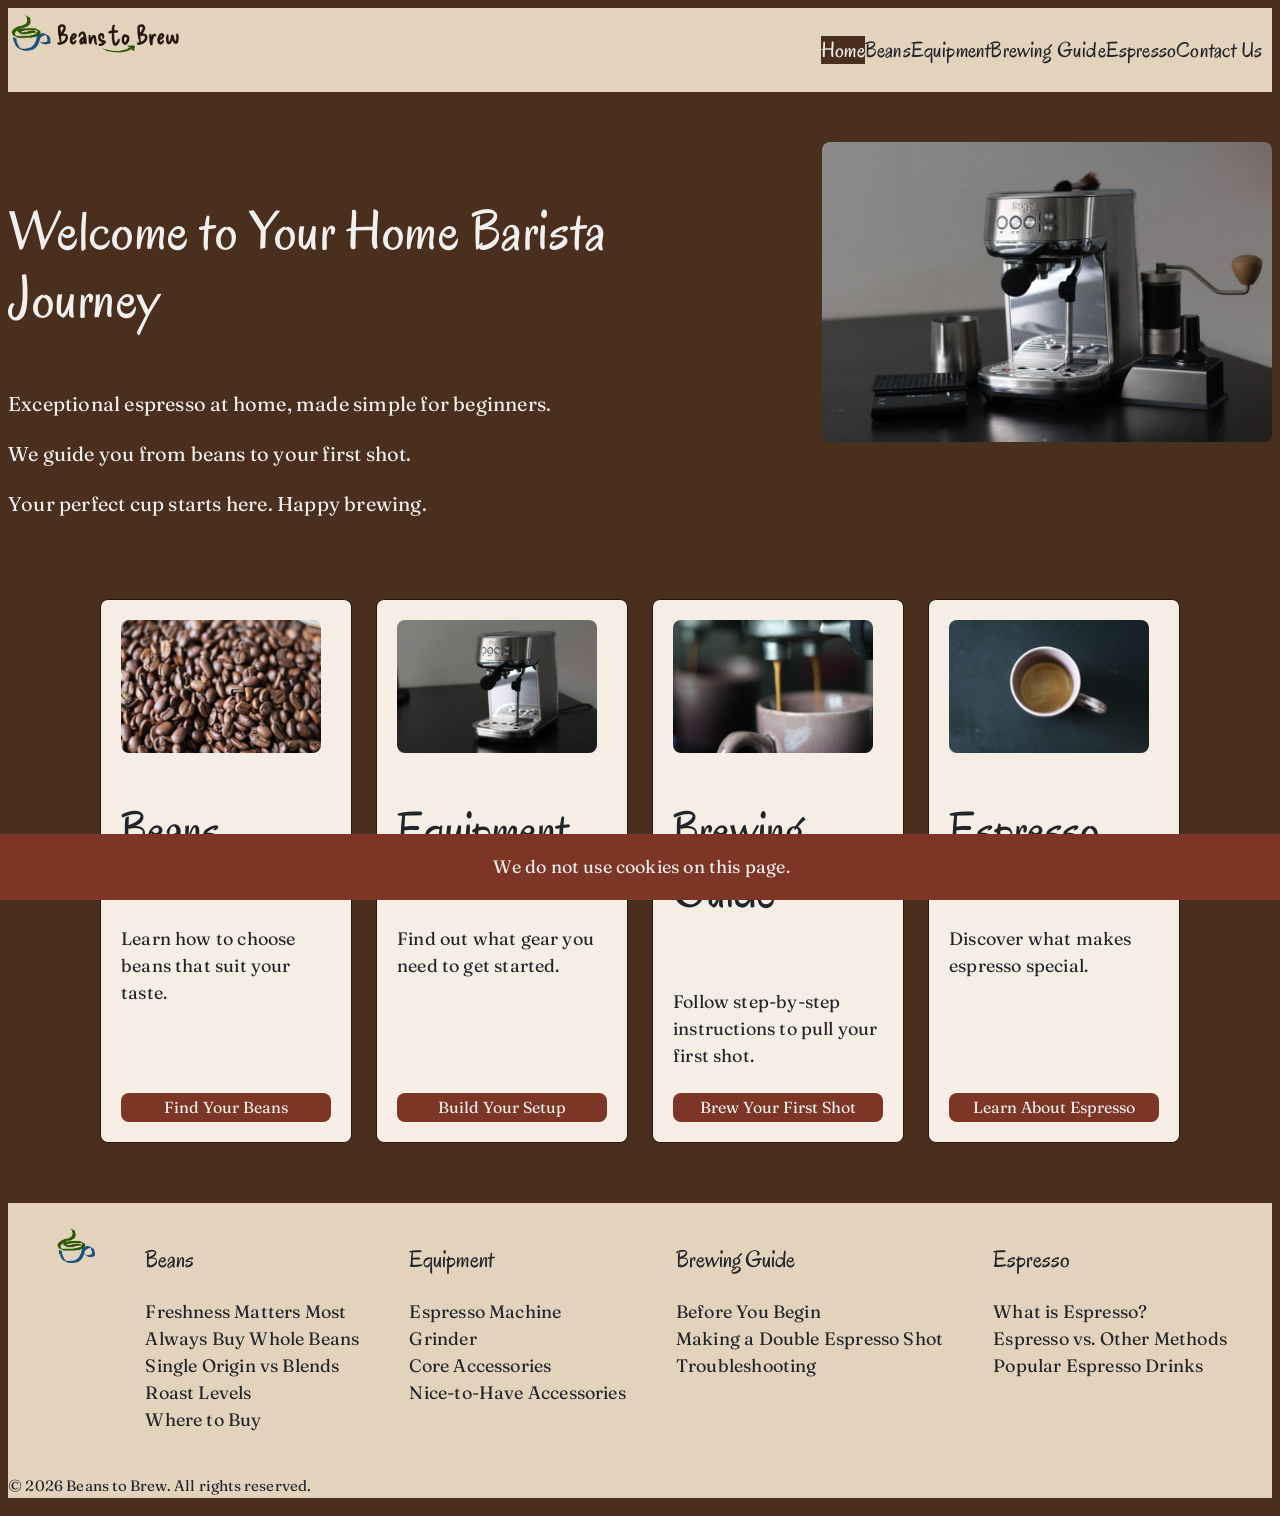
<file: index.html>
<!DOCTYPE html>
<html lang="en">

<head>
    <meta charset="UTF-8">
    <meta name="viewport" content="width=device-width, initial-scale=1.0">
    <meta name="author" content="Pall">
    <title>Beans to Brew</title>
    <link rel="icon" type="image/png" href="/img/beans-to-brew-favicon.png">
    <link rel="stylesheet" type="text/css" href="css/style.css" />
</head>

<body>
    <header>
        <a class="logo" href="index.html"><img src="img/beans-to-brew-logo.png" height="50" title="Beans to Brew Logo"
                alt="Beans to Brew Logo in color"></a>

        <input type="checkbox" id="menu-toggle">
        <label for="menu-toggle" class="hamburger">&#9776; Menu</label>

        <nav class="site-nav">
            <ul>
                <li><a href="index.html" class="selected">Home</a></li>
                <li><a href="beans.html">Beans</a></li>
                <li><a href="equipment.html">Equipment</a></li>
                <li><a href="guides.html">Brewing Guide</a></li>
                <li><a href="espresso.html">Espresso</a></li>
                <li><a href="contact.html">Contact Us</a></li>
            </ul>
        </nav>
    </header>
    <main>
        <section class="homepage-introduction">
            <article class="introduction">
                <h1>Welcome to Your Home Barista Journey</h1>
                <p>Exceptional espresso at home, made simple for beginners.</p>
                <p>We guide you from beans to your first shot.</p>
                <p>Your perfect cup starts here. Happy brewing.</p>
            </article>
            <article>
                <img src="img/equipment.JPG" title="Coffee equipment" alt="Coffee equipment on a black table"
                    height=300>
            </article>
        </section>
        <section class="homepage-cards">
            <article class="card-item">
                <img src="img/beans2.JPG" title="Coffee beans" alt="A lot of coffee beans">
                <h2>Beans</h2>
                <p>Learn how to choose beans that suit your taste.</p>
                <a href="beans.html" class="btn">Find Your Beans</a>
            </article>
            <article class="card-item">
                <img src="img/machine.JPG" title="Espresso machine" alt="Espresso machine on a black table">
                <h2>Equipment</h2>
                <p>Find out what gear you need to get started.</p>
                <a href="equipment.html" class="btn">Build Your Setup</a>
            </article>
            <article class="card-item">
                <img src="img/espresso1.JPG" title="Espresso brewing"
                    alt="Espresso shot in the making. Coffee flowing from the machine into a mug.">
                <h2>Brewing Guide</h2>
                <p>Follow step-by-step instructions to pull your first shot.</p>
                <a href="guides.html" class="btn">Brew Your First Shot</a>
            </article>
            <article class="card-item">
                <img src="img/espresso-cup2.JPG" title="Espresso" alt="A cup with espresso in it">
                <h2>Espresso</h2>
                <p>Discover what makes espresso special.</p>
                <a href="espresso.html" class="btn">Learn About Espresso</a>
            </article>
        </section>
    </main>
    <footer>
        <section class="footer-container">
            <a class="footer-logo" href="index.html"><img src="img/beans-to-brew-logo-sq.png" height="40" title="Beans to Brew Logo"
                    alt="Beans to Brew Logo without the text"></a>
            <article class="footer-container-list">
                <h2>Beans</h2>
                <ul>
                    <li><a href="beans.html#freshness-matters-most">Freshness Matters Most</a></li>
                    <li><a href="beans.html#always-buy-whole-beans">Always Buy Whole Beans</a></li>
                    <li><a href="beans.html#single-origin-vs-blends">Single Origin vs Blends</a></li>
                    <li><a href="beans.html#roast-levels">Roast Levels</a></li>
                    <li><a href="beans.html#where-to-buy">Where to Buy</a></li>
                </ul>
            </article>
            <article class="footer-container-list">
                <h2>Equipment</h2>
                <ul>
                    <li><a href="equipment.html#espresso-machine">Espresso Machine</a></li>
                    <li><a href="equipment.html#grinder">Grinder</a></li>
                    <li><a href="equipment.html#core-accessories">Core Accessories</a></li>
                    <li><a href="equipment.html#nicetohave-accessories">Nice-to-Have Accessories</a></li>
                </ul>
            </article>
            <article class="footer-container-list">
                <h2>Brewing Guide</h2>
                <ul>
                    <li><a href="guides.html#preparation">Before You Begin</a></li>
                    <li><a href="guides.html#brewing-guide">Making a Double Espresso Shot</a></li>
                    <li><a href="guides.html#troubleshooting">Troubleshooting</a></li>
                </ul>
            </article>
            <article class="footer-container-list">
                <h2>Espresso</h2>
                <ul>
                    <li><a href="espresso.html#what-is-espresso">What is Espresso?</a></li>
                    <li><a href="espresso.html#vs-other-methods">Espresso vs. Other Methods</a></li>
                    <li><a href="espresso.html#espresso-drinks">Popular Espresso Drinks</a></li>
                </ul>
            </article>
        </section>
        <p><small>&copy; 2026 Beans to Brew. All rights reserved.</small></p>
    </footer>
    <section id="cookie-info" class="cookie-banner">
        <p>We do not use cookies on this page.</p>
    </section>
</body>

</html>
</file>
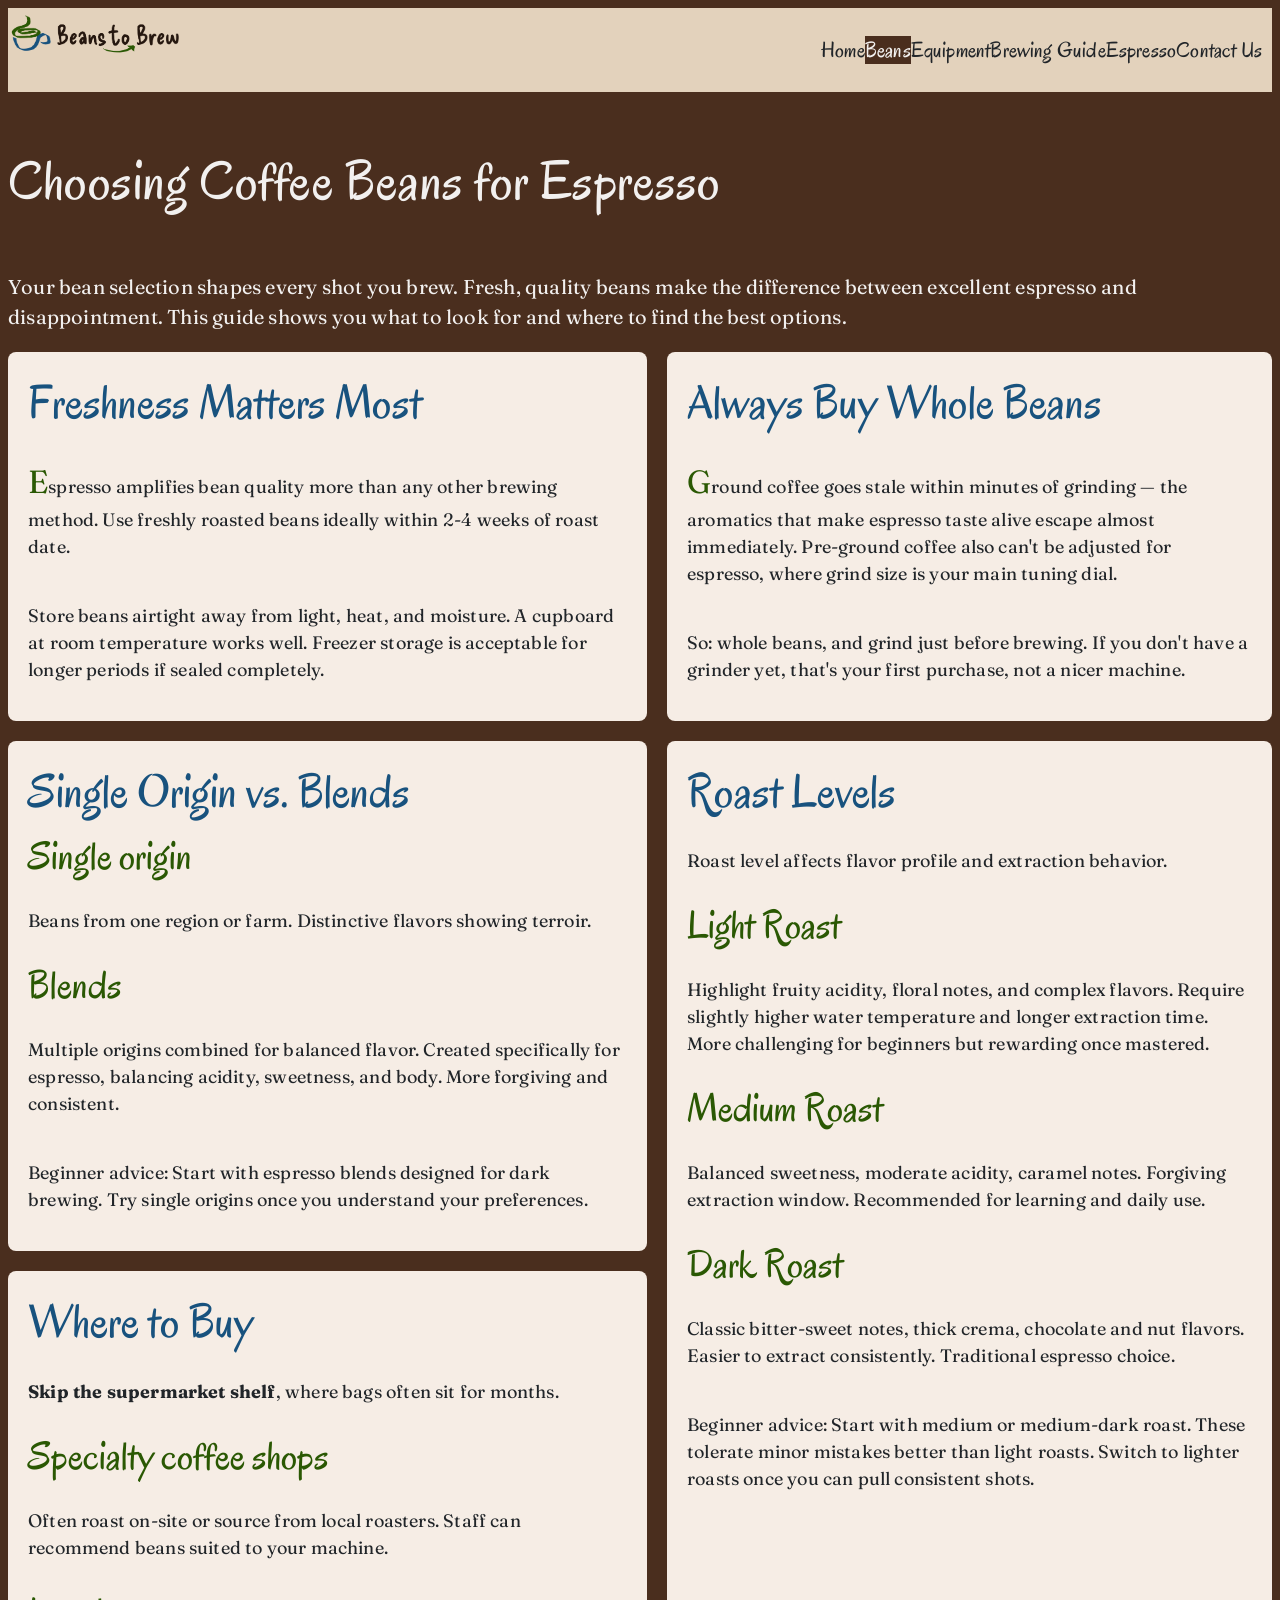
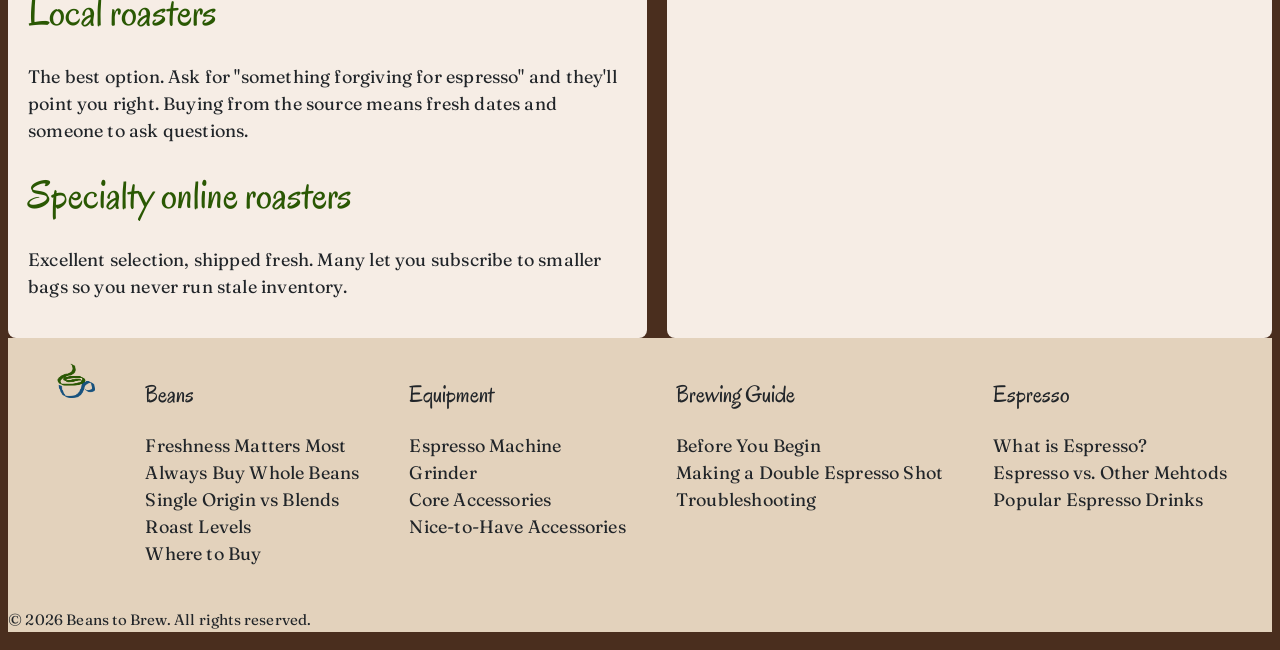
<file: beans.html>
<!DOCTYPE html>
<html lang="en">

<head>
    <meta charset="UTF-8">
    <meta name="viewport" content="width=device-width, initial-scale=1.0">
    <meta name="author" content="Pall">
    <title>Coffee Beans</title>
    <link rel="icon" type="image/png" href="/img/beans-to-brew-favicon.png">
    <link rel="stylesheet" type="text/css" href="css/style.css" />
</head>

<body>
    <header>
        <a class="logo" href="index.html"><img src="img/beans-to-brew-logo.png" height="50" title="Beans to Brew Logo"
                alt="Beans to Brew Logo in color"></a>

        <input type="checkbox" id="menu-toggle">
        <label for="menu-toggle" class="hamburger">&#9776; Menu</label>

        <nav class="site-nav">
            <ul>
                <li><a href="index.html">Home</a></li>
                <li><a href="beans.html" class="selected">Beans</a></li>
                <li><a href="equipment.html">Equipment</a></li>
                <li><a href="guides.html">Brewing Guide</a></li>
                <li><a href="espresso.html">Espresso</a></li>
                <li><a href="contact.html">Contact Us</a></li>
            </ul>
        </nav>
    </header>

    <main>
        <section class="introduction">
            <article class="introduction-text">
                <h1>Choosing Coffee Beans for Espresso</h1>
                <p>Your bean selection shapes every shot you brew. Fresh, quality beans make the difference between
                    excellent espresso and disappointment. This guide shows you what to look for and where to find
                    the best options.
                </p>
            </article>
        </section>
        <section id="beans-articles">
            <article id="freshness-matters-most">
                <h2>Freshness Matters Most</h2>
                <p>Espresso amplifies bean quality more than any other brewing method. Use freshly roasted beans
                    ideally within 2-4 weeks of roast date.</p>
                <p>Store beans airtight away from light, heat, and moisture. A cupboard at room temperature
                    works well. Freezer storage is acceptable for longer periods if sealed completely.</p>
            </article>
            <article id="always-buy-whole-beans">
                <h2>Always Buy Whole Beans</h2>
                <p>Ground coffee goes stale within minutes of grinding — the aromatics that make espresso taste
                    alive escape almost immediately. Pre-ground coffee also can't be adjusted for espresso, where
                    grind size is your main tuning dial.</p>
                <p>So: whole beans, and grind just before brewing. If you
                    don't have a grinder yet, that's your first purchase, not a nicer machine.</p>
            </article>
            <article id="single-origin-vs-blends">
                <h2>Single Origin vs. Blends</h2>
                <h3>Single origin</h3>
                <p>Beans from one region or farm. Distinctive flavors showing terroir.</p>
                <h3>Blends</h3>
                <p>Multiple origins combined for balanced flavor. Created specifically for espresso, balancing
                    acidity, sweetness, and body. More forgiving and consistent.</p>
                <p class="advice">Beginner advice: Start with espresso blends designed for dark brewing. Try single
                    origins once you understand your preferences.</p>
            </article>
            <article id="where-to-buy">
                <h2>Where to Buy</h2>
                <p><strong>Skip the supermarket shelf</strong>, where bags often sit for months.</p>
                <h3>Specialty coffee shops</h3>
                <p>Often roast on-site or source from local roasters. Staff can recommend beans suited to your
                    machine.</p>
                <h3>Local roasters</h3>
                <p>The best option. Ask for "something forgiving for espresso" and they'll point you right. Buying
                    from the source means fresh dates and someone to ask questions.</p>
                <h3>Specialty online roasters</h3>
                <p>Excellent selection, shipped fresh. Many let you subscribe to smaller bags so you never run stale
                    inventory.</p>
            </article>
            <article id="roast-levels">
                <h2>Roast Levels</h2>
                <p>Roast level affects flavor profile and extraction behavior.</p>
                <h3>Light Roast</h3>
                <p>Highlight fruity acidity, floral notes, and complex flavors. Require slightly higher water
                    temperature and longer extraction time. More challenging for beginners but rewarding once
                    mastered.</p>
                <h3>Medium Roast</h3>
                <p>Balanced sweetness, moderate acidity, caramel notes. Forgiving extraction window. Recommended for
                    learning and daily use.</p>
                <h3>Dark Roast</h3>
                <p>Classic bitter-sweet notes, thick crema, chocolate and nut flavors. Easier to extract
                    consistently. Traditional espresso choice.</p>
                <p class="advice">Beginner advice: Start with medium or medium-dark roast. These tolerate minor
                    mistakes better than light roasts. Switch to lighter roasts once you can pull consistent shots.
                </p>
            </article>
        </section>

    </main>

    <footer>
        <section class="footer-container">
            <a class="footer-logo" href="index.html"><img src="img/beans-to-brew-logo-sq.png" height="40" title="Beans to Brew Logo"
                    alt="Beans to Brew Logo without the text"></a>
            <article class="footer-container-list">
                <h2>Beans</h2>
                <ul>
                    <li><a href="beans.html#freshness-matters-most">Freshness Matters Most</a></li>
                    <li><a href="beans.html#always-buy-whole-beans">Always Buy Whole Beans</a></li>
                    <li><a href="beans.html#single-origin-vs-blends">Single Origin vs Blends</a></li>
                    <li><a href="beans.html#roast-levels">Roast Levels</a></li>
                    <li><a href="beans.html#where-to-buy">Where to Buy</a></li>
                </ul>
            </article>
            <article class="footer-container-list">
                <h2>Equipment</h2>
                <ul>
                    <li><a href="equipment.html#espresso-machine">Espresso Machine</a></li>
                    <li><a href="equipment.html#grinder">Grinder</a></li>
                    <li><a href="equipment.html#core-accessories">Core Accessories</a></li>
                    <li><a href="equipment.html#nicetohave-accessories">Nice-to-Have Accessories</a></li>
                </ul>
            </article>
            <article class="footer-container-list">
                <h2>Brewing Guide</h2>
                <ul>
                    <li><a href="guides.html#preparation">Before You Begin</a></li>
                    <li><a href="guides.html#brewing-guide">Making a Double Espresso Shot</a></li>
                    <li><a href="guides.html#troubleshooting">Troubleshooting</a></li>
                </ul>
            </article>
            <article class="footer-container-list">
                <h2>Espresso</h2>
                <ul>
                    <li><a href="espresso.html#what-is-espresso">What is Espresso?</a></li>
                    <li><a href="espresso.html#vs-other-methods">Espresso vs. Other Mehtods</a></li>
                    <li><a href="espresso.html#espresso-drinks">Popular Espresso Drinks</a></li>
                </ul>
            </article>
        </section>
        <p><small>&copy; 2026 Beans to Brew. All rights reserved.</small></p>
    </footer>

</body>

</html>
</file>
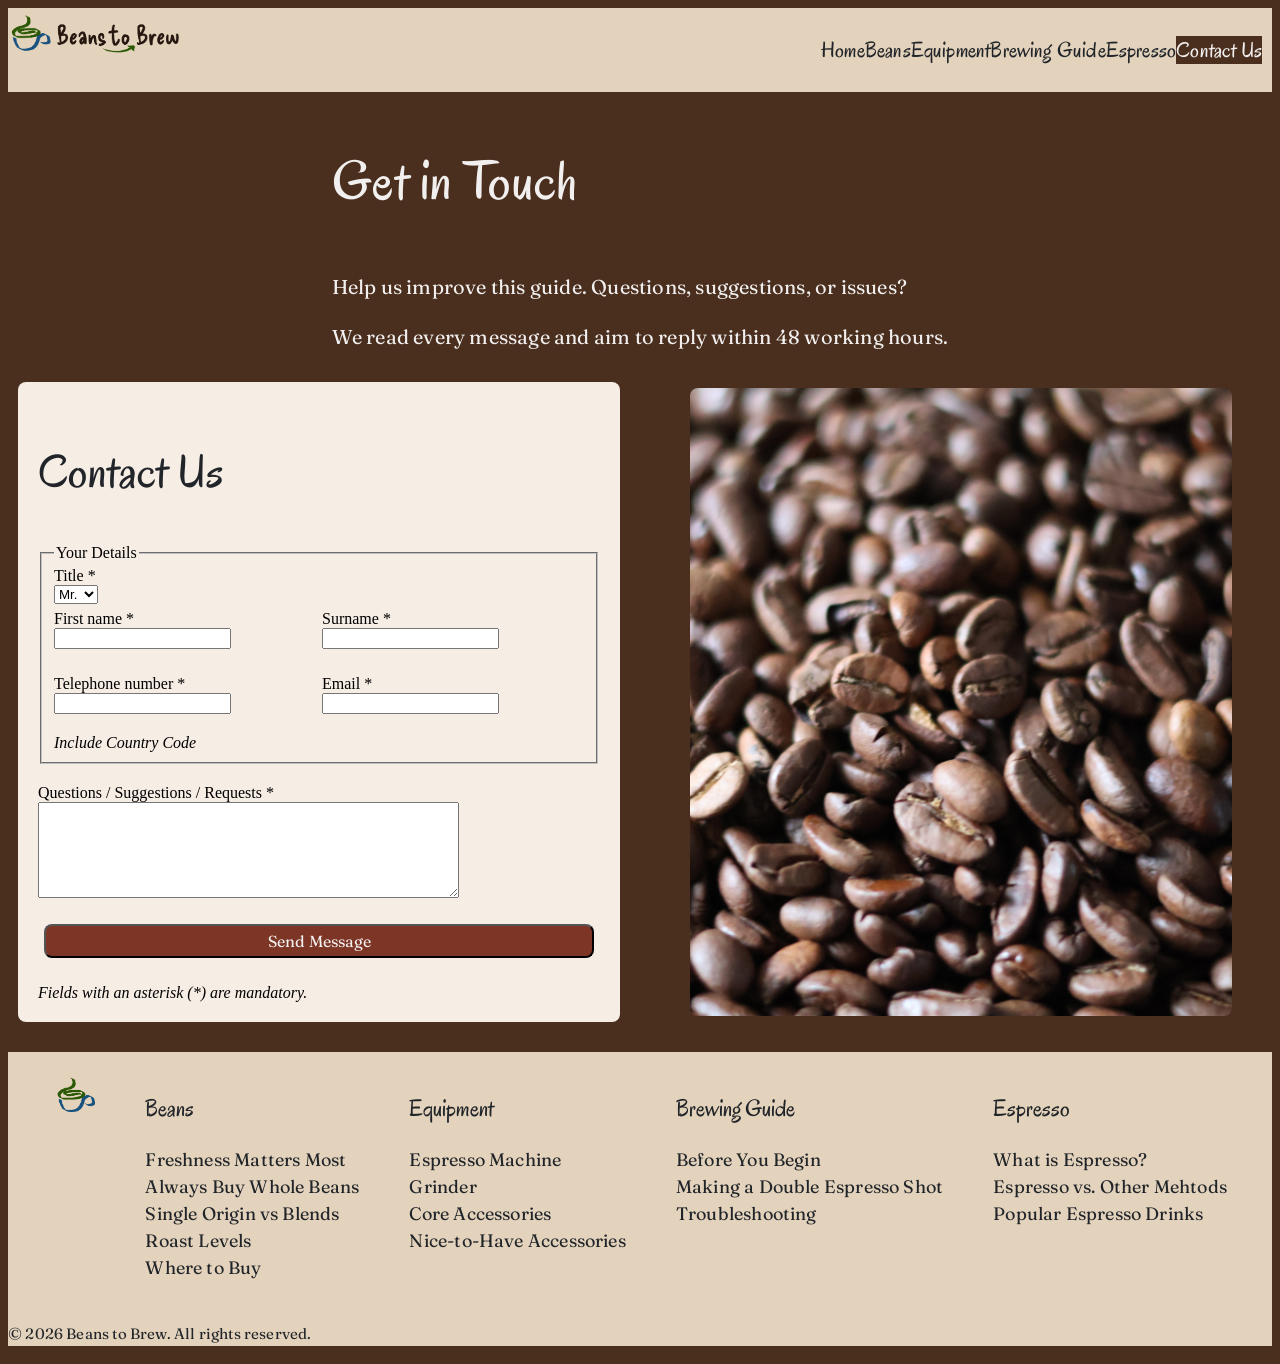
<file: contact.html>
<!DOCTYPE html>
<html lang="en">

<head>
    <meta charset="UTF-8">
    <meta name="viewport" content="width=device-width, initial-scale=1.0">
    <meta name="author" content="Pall">
    <title>Contact Page</title>
    <link rel="icon" type="image/png" href="/img/beans-to-brew-favicon.png">
    <link rel="stylesheet" type="text/css" href="css/style.css" />
</head>

<body>
    <header>
        <a class="logo" href="index.html"><img src="img/beans-to-brew-logo.png" height="50" title="Beans to Brew Logo"
                alt="Beans to Brew Logo in color"></a>

        <input type="checkbox" id="menu-toggle">
        <label for="menu-toggle" class="hamburger">&#9776; Menu</label>

        <nav class="site-nav">
            <ul>
                <li><a href="index.html">Home</a></li>
                <li><a href="beans.html">Beans</a></li>
                <li><a href="equipment.html">Equipment</a></li>
                <li><a href="guides.html">Brewing Guide</a></li>
                <li><a href="espresso.html">Espresso</a></li>
                <li><a href="contact.html" class="selected">Contact Us</a></li>
            </ul>
        </nav>
    </header>

    <main>
        <section class="introduction">
            <article class="introduction-text">
                <h1>Get in Touch</h1>
                <p>Help us improve this guide. Questions, suggestions, or issues?</p>
                <p>We read every message and aim to reply within 48 working hours.</p>
            </article>
        </section>
        <section id="img-and-form">
            <figure>
                <img src="img/beans.JPG" title="Coffee beans" alt="A lot of coffee beans.">
            </figure>
            <section id="contact-form-section">
                <form id="contact-form">
                    <h2>Contact Us</h2>
                    <fieldset>
                        <legend>Your Details</legend>
                        <article id="form-title">

                            <!-- Title -->
                            <label for="ftitle">Title *</label>
                            <select id="ftitle" name="ftitle">
                                <option value="Mr.">Mr.</option>
                                <option value="Ms.">Ms.</option>
                                <option value="mx.">Mx.</option>
                            </select>
                        </article>
                        <article id="form-fname">
                            <!-- First Name -->
                            <label for="first-name">First name *</label>
                            <input id="first-name" type="text" name="first-name">
                        </article>
                        <article id="form-surname">
                            <!-- Surname -->
                            <label for="surname">Surname *</label>
                            <input id="surname" type="text" name="surname">
                        </article>
                        <article id="form-telephone">
                            <!-- Telephone number -->
                            <label for="telephone">Telephone number *</label>
                            <input id="telephone" type="tel" name="telephone">
                            <em>Include Country Code</em>
                        </article>
                        <article id="form-email">
                            <!-- Email -->
                            <label for="email">Email *</label>
                            <input id="email" type="email" name="email">
                        </article>
                    </fieldset>
                    <article id="form-message">
                        <!-- Message -->
                        <label for="message">Questions / Suggestions / Requests *</label>
                        <textarea id="message" name="message" rows="6" cols="50"></textarea>
                    </article>
                    <article id="form-button">
                        <input id="form-submit-btn" type="submit" value="Send Message">
                    </article>
                    <em id="form-extra-info">Fields with an asterisk (*) are mandatory.</em>
                </form>
            </section>
        </section>
    </main>

    <footer>
        <section class="footer-container">
            <a class="footer-logo" href="index.html"><img src="img/beans-to-brew-logo-sq.png" height="40" title="Beans to Brew Logo"
                    alt="Beans to Brew Logo without the text"></a>
            <article class="footer-container-list">
                <h2>Beans</h2>
                <ul>
                    <li><a href="beans.html#freshness-matters-most">Freshness Matters Most</a></li>
                    <li><a href="beans.html#always-buy-whole-beans">Always Buy Whole Beans</a></li>
                    <li><a href="beans.html#single-origin-vs-blends">Single Origin vs Blends</a></li>
                    <li><a href="beans.html#roast-levels">Roast Levels</a></li>
                    <li><a href="beans.html#where-to-buy">Where to Buy</a></li>
                </ul>
            </article>
            <article class="footer-container-list">
                <h2>Equipment</h2>
                <ul>
                    <li><a href="equipment.html#espresso-machine">Espresso Machine</a></li>
                    <li><a href="equipment.html#grinder">Grinder</a></li>
                    <li><a href="equipment.html#core-accessories">Core Accessories</a></li>
                    <li><a href="equipment.html#nicetohave-accessories">Nice-to-Have Accessories</a></li>
                </ul>
            </article>
            <article class="footer-container-list">
                <h2>Brewing Guide</h2>
                <ul>
                    <li><a href="guides.html#preparation">Before You Begin</a></li>
                    <li><a href="guides.html#brewing-guide">Making a Double Espresso Shot</a></li>
                    <li><a href="guides.html#troubleshooting">Troubleshooting</a></li>
                </ul>
            </article>
            <article class="footer-container-list">
                <h2>Espresso</h2>
                <ul>
                    <li><a href="espresso.html#what-is-espresso">What is Espresso?</a></li>
                    <li><a href="espresso.html#vs-other-methods">Espresso vs. Other Mehtods</a></li>
                    <li><a href="espresso.html#espresso-drinks">Popular Espresso Drinks</a></li>
                </ul>
            </article>
        </section>
        <p><small>&copy; 2026 Beans to Brew. All rights reserved.</small></p>
    </footer>
</body>

</html>
</file>
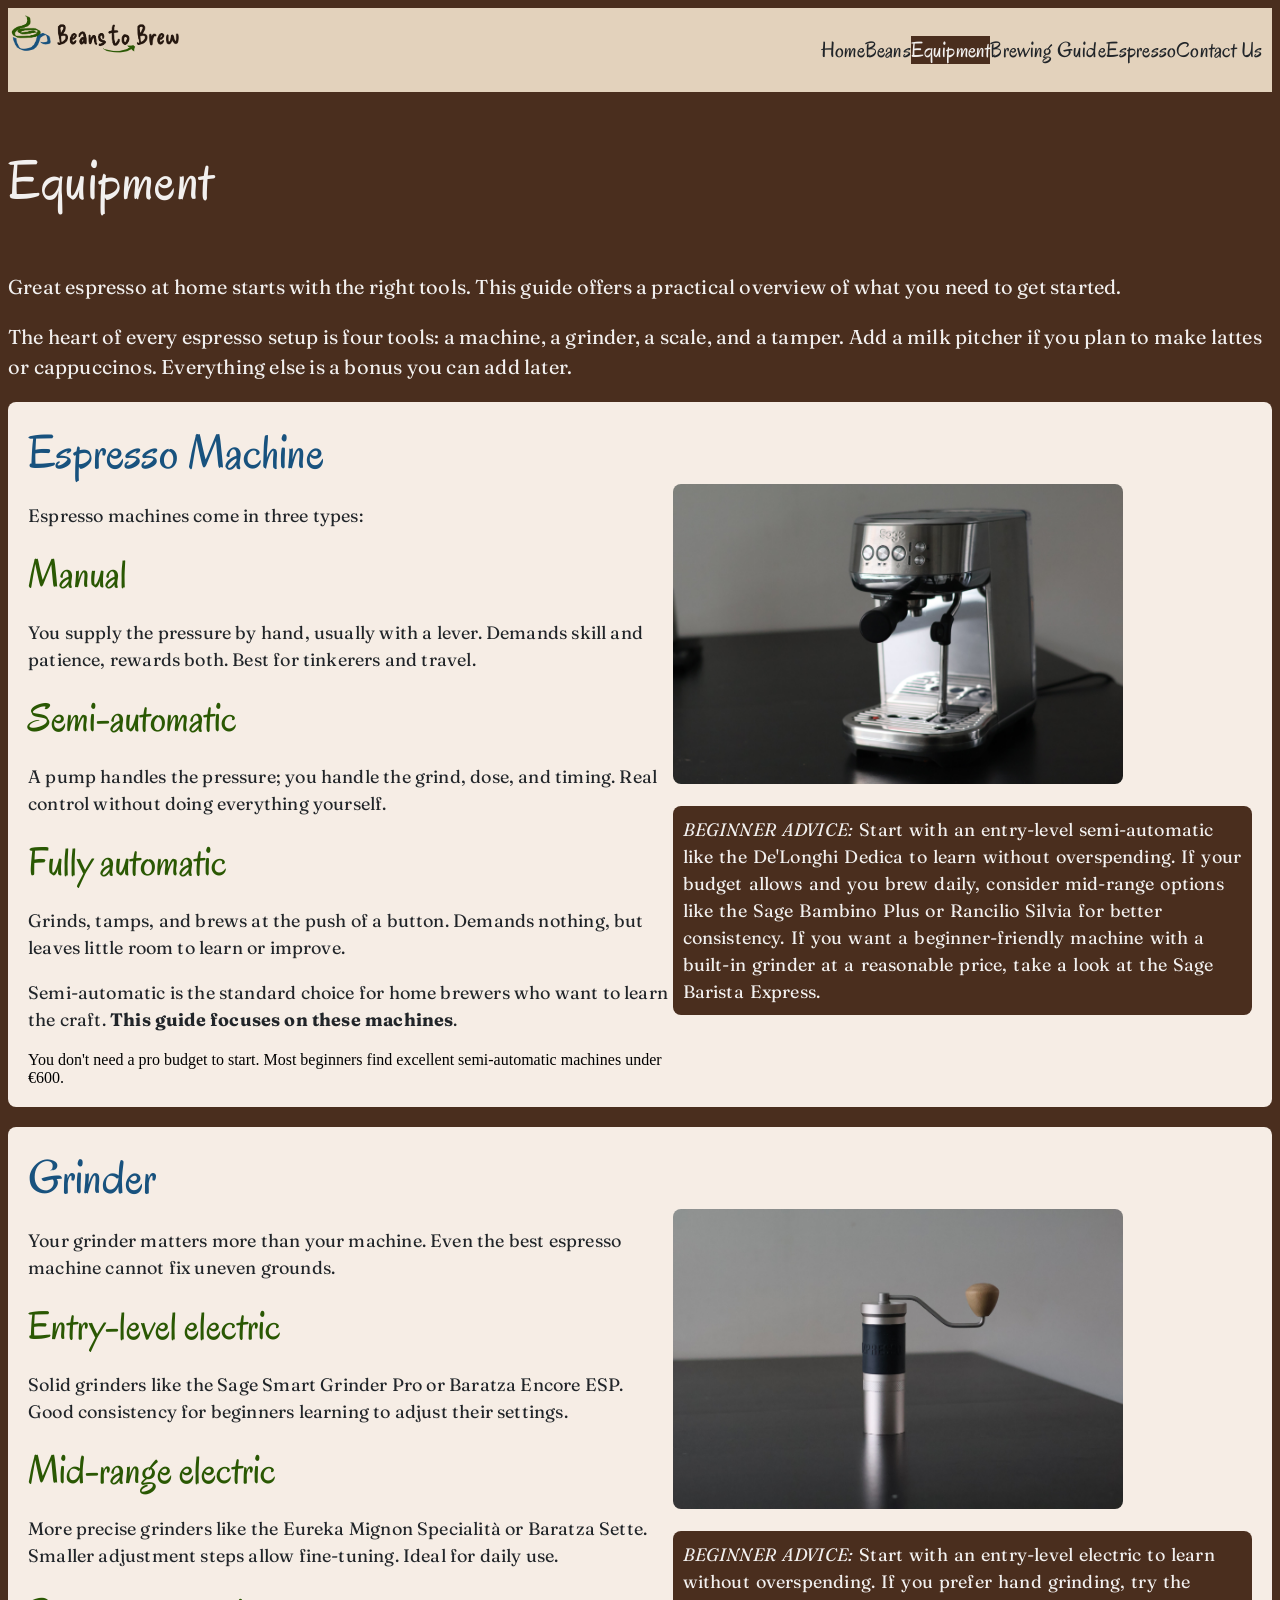
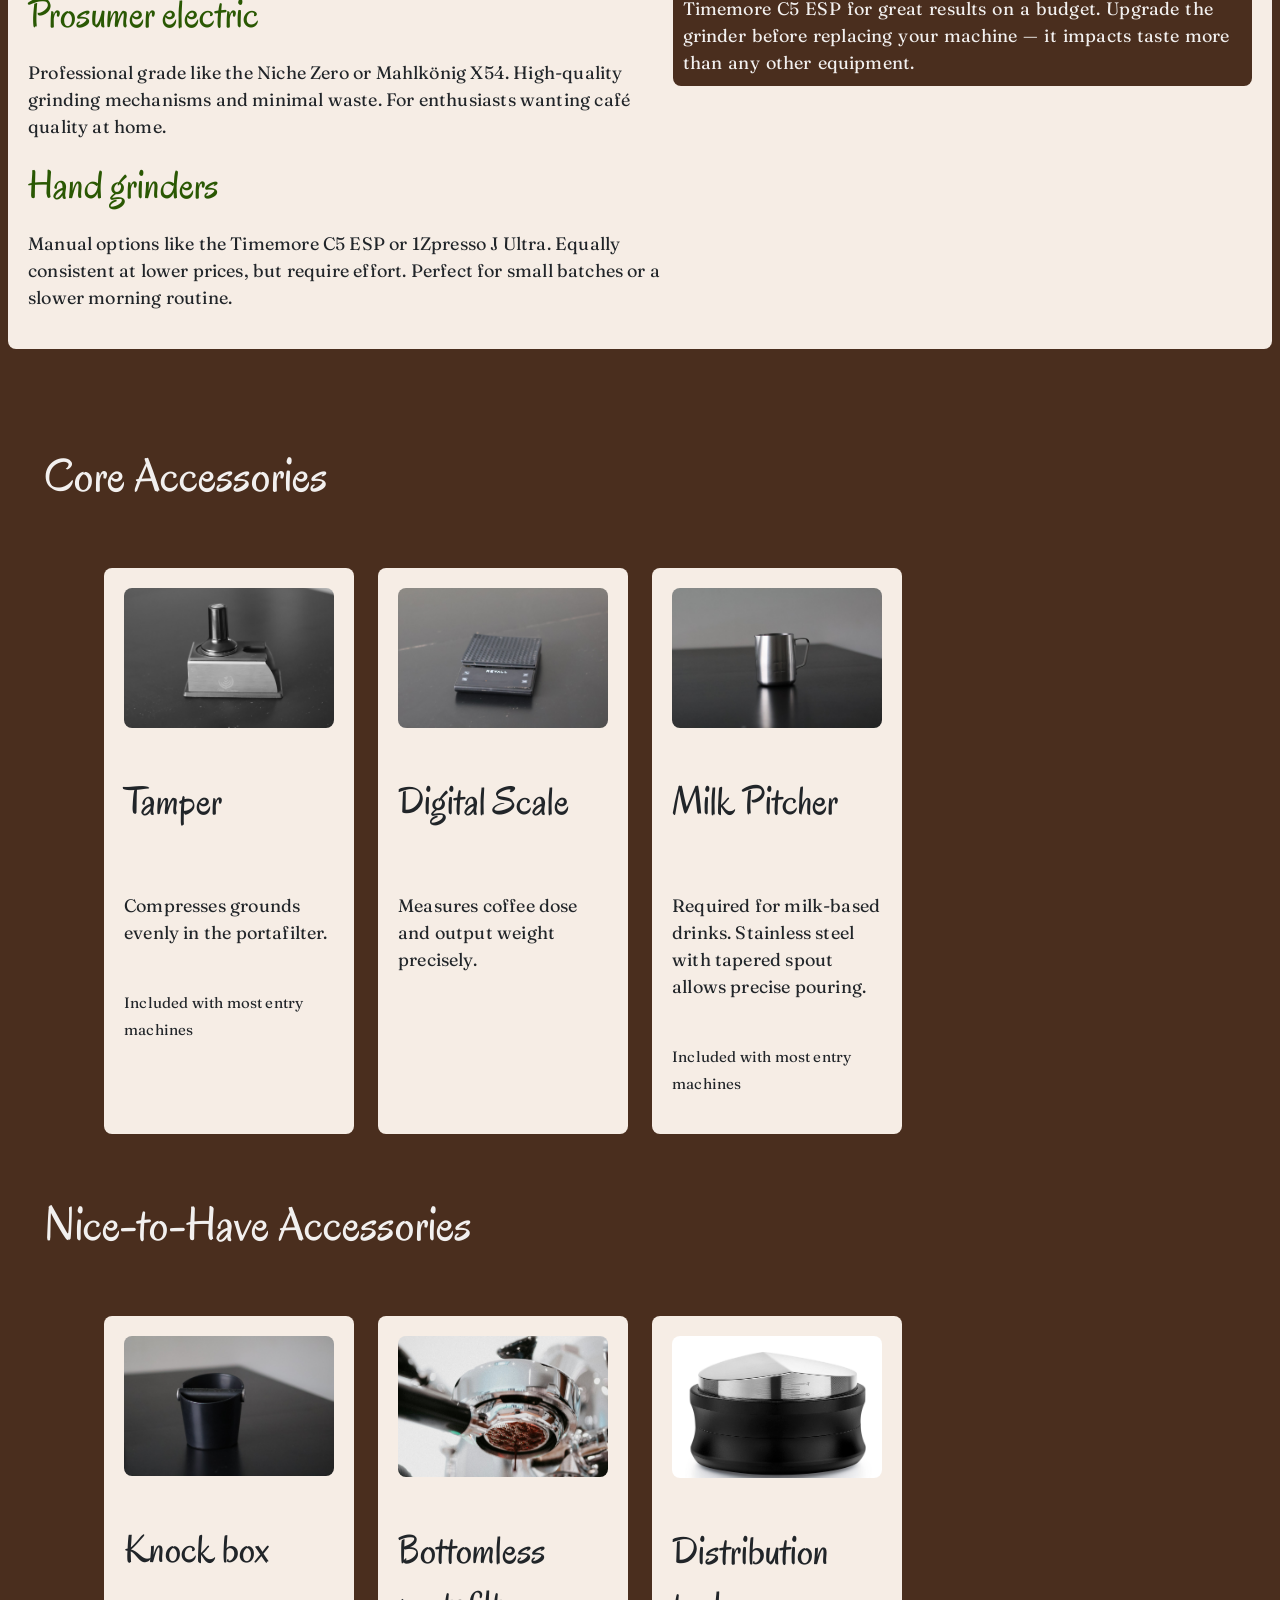
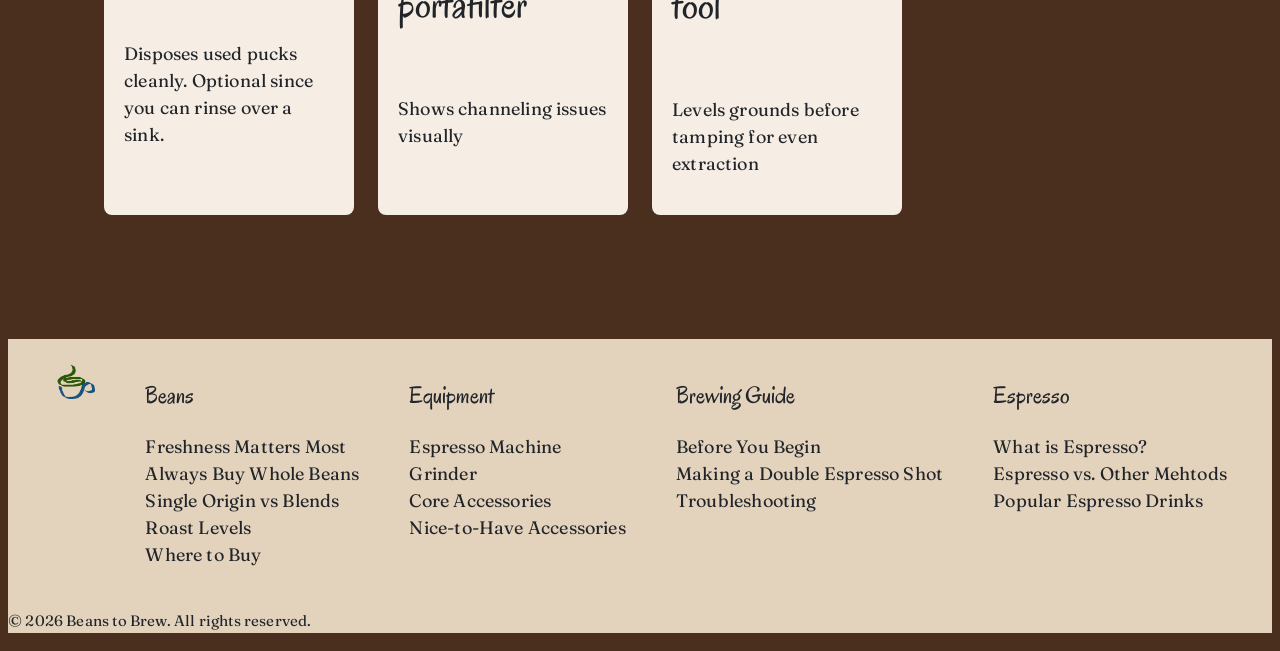
<file: equipment.html>
<!DOCTYPE html>
<html lang="en">

<head>
    <meta charset="UTF-8">
    <meta name="viewport" content="width=device-width, initial-scale=1.0">
    <meta name="author" content="Pall">
    <title>Equipment</title>
    <link rel="icon" type="image/png" href="/img/beans-to-brew-favicon.png">
    <link rel="stylesheet" type="text/css" href="css/style.css" />
</head>

<body>
    <header>
        <a class="logo" href="index.html"><img src="img/beans-to-brew-logo.png" height="50" title="Beans to Brew Logo"
                alt="Beans to Brew Logo in color"></a>

        <input type="checkbox" id="menu-toggle">
        <label for="menu-toggle" class="hamburger">&#9776; Menu</label>

        <nav class="site-nav">
            <ul>
                <li><a href="index.html">Home</a></li>
                <li><a href="beans.html">Beans</a></li>
                <li><a href="equipment.html" class="selected">Equipment</a></li>
                <li><a href="guides.html">Brewing Guide</a></li>
                <li><a href="espresso.html">Espresso</a></li>
                <li><a href="contact.html">Contact Us</a></li>
            </ul>
        </nav>
    </header>

    <main>
        <section class="introduction">
            <article class="introduction-text">
                <h1>Equipment</h1>
                <p>Great espresso at home starts with the right tools. This guide offers a practical overview of
                    what you need to get started.</p>
                <p>The heart of every espresso setup is four tools: a machine, a grinder, a scale, and a tamper. Add
                    a milk pitcher if you plan to make lattes or cappuccinos. Everything else is a bonus you can add
                    later.</p>
            </article>
        </section>
        <section id="core-equipment">
            <article id="espresso-machine">
                <h2>Espresso Machine</h2>
                <section class="equipment-info">
                    <p>Espresso machines come in three types:</p>
                    <h3>Manual</h3>
                    <p>You supply the pressure by hand, usually with a lever. Demands skill and patience, rewards both.
                        Best
                        for tinkerers and travel.</p>
                    <h3>Semi-automatic</h3>
                    <p>A pump handles the pressure; you handle the grind, dose, and timing. Real control without doing
                        everything yourself.</p>
                    <h3>Fully automatic</h3>
                    <p>Grinds, tamps, and brews at the push of a button. Demands nothing, but leaves little room to
                        learn or
                        improve.</p>
                    <p>Semi-automatic is the standard choice for home brewers who want to learn the craft. <strong>This
                            guide
                            focuses on these machines</strong>.</p>
                    <aside>You don't need a pro budget to start. Most beginners find excellent semi-automatic machines
                        under
                        €600.</aside>
                </section>
                <section class="image-and-advice">
                    <img src="img/machine.JPG" title="Espresso machine"
                        alt="Sage Bambino Pro semi-automatic espresso machine on a black table." height=300>
                    <p class="advice"><em>Beginner Advice:</em> Start with an entry-level semi-automatic like the
                        De'Longhi
                        Dedica to
                        learn without
                        overspending. If your budget allows and you brew daily, consider mid-range options like the Sage
                        Bambino Plus or Rancilio Silvia for better consistency. If you want a beginner-friendly machine
                        with
                        a built-in grinder at a reasonable price, take a look at the Sage Barista Express.</p>
                </section>
            </article>
            <article id="grinder">
                <h2>Grinder</h2>
                <section class="equipment-info">
                    <p>Your grinder matters more than your machine. Even the best espresso machine cannot fix uneven
                        grounds.</p>
                    <h3>Entry-level electric</h3>
                    <p>Solid grinders like the Sage Smart Grinder Pro or Baratza Encore ESP. Good consistency for
                        beginners
                        learning to adjust their settings.</p>
                    <h3>Mid-range electric</h3>
                    <p>More precise grinders like the Eureka Mignon Specialità or Baratza Sette. Smaller adjustment
                        steps
                        allow fine-tuning. Ideal for daily use.</p>
                    <h3>Prosumer electric</h3>
                    <p>Professional grade like the Niche Zero or Mahlkönig X54. High-quality grinding mechanisms and
                        minimal
                        waste. For enthusiasts wanting café quality at home.</p>
                    <h3>Hand grinders</h3>
                    <p>Manual options like the Timemore C5 ESP or 1Zpresso J Ultra. Equally consistent at lower prices,
                        but
                        require effort. Perfect for small batches or a slower morning routine.</p>
                </section>
                <section class="image-and-advice">
                    <img src="img/Grinder.JPG" title="Hand grinder" alt="1Zpresso hand grinder on a black table."
                        height=300>
                    <p class="advice"><em>Beginner Advice:</em> Start with an entry-level electric to learn without
                        overspending.
                        If
                        you prefer hand grinding, try the Timemore C5 ESP for great results on a budget. Upgrade the
                        grinder
                        before replacing your machine — it impacts taste more than any other equipment.</p>
                </section>
            </article>
        </section>
        <section id="accessories">
            <h2>Core Accessories</h2>
            <section id="core-accessories">
                <article class="card-item">
                    <img src="img/tamper.JPG" title="Tamper" alt="Tamper on a black table.">
                    <h3>Tamper</h3>
                    <p>Compresses grounds evenly in the portafilter.</p>
                    <p><small>Included with most entry machines</small></p>
                </article>
                <article class="card-item">
                    <img src="img/scale.JPG" title="Digital scale"
                        alt="Well used Revall digital scale on a black table.">
                    <h3>Digital Scale</h3>
                    <p>Measures coffee dose and output weight precisely.</p>
                </article>
                <article class="card-item">
                    <img src="img/pitcher.JPG" title="Milk pitcher"
                        alt="Stainless steel milk pitcher on a black table.">
                    <h3>Milk Pitcher</h3>
                    <p>Required for milk-based drinks. Stainless steel with tapered spout allows precise pouring.</p>
                    <p><small>Included with most entry machines</small></p>
                </article>
            </section>
            <h2>Nice-to-Have Accessories</h2>
            <section id="nicetohave-accessories">
                <article class="card-item">
                    <img src="img/knock-box.JPG" title="Knock box" alt="Black knock box on a black table.">
                    <h3>Knock box</h3>
                    <p>Disposes used pucks cleanly. Optional since you can rinse over a sink.</p>
                </article>
                <article class="card-item">
                    <img src="img/bottomlessportafilter.jpg" title="Bottomless portafilter"
                        alt="A shiny bottomless portafilter.">
                    <h3>Bottomless portafilter</h3>
                    <p>Shows channeling issues visually</p>
                </article>
                <article class="card-item">
                    <img src="img/distribution-tool.jpg" title="Distribution tool"
                        alt="Distribution tool on a white background.">
                    <h3>Distribution tool</h3>
                    <p>Levels grounds before tamping for even extraction</p>
                </article>
            </section>
        </section>
    </main>

    <footer>
        <section class="footer-container">
            <a class="footer-logo" href="index.html"><img src="img/beans-to-brew-logo-sq.png" height="40"
                    title="Beans to Brew Logo" alt="Beans to Brew Logo without the text"></a>
            <article class="footer-container-list">
                <h2>Beans</h2>
                <ul>
                    <li><a href="beans.html#freshness-matters-most">Freshness Matters Most</a></li>
                    <li><a href="beans.html#always-buy-whole-beans">Always Buy Whole Beans</a></li>
                    <li><a href="beans.html#single-origin-vs-blends">Single Origin vs Blends</a></li>
                    <li><a href="beans.html#roast-levels">Roast Levels</a></li>
                    <li><a href="beans.html#where-to-buy">Where to Buy</a></li>
                </ul>
            </article>
            <article class="footer-container-list">
                <h2>Equipment</h2>
                <ul>
                    <li><a href="equipment.html#espresso-machine">Espresso Machine</a></li>
                    <li><a href="equipment.html#grinder">Grinder</a></li>
                    <li><a href="equipment.html#core-accessories">Core Accessories</a></li>
                    <li><a href="equipment.html#nicetohave-accessories">Nice-to-Have Accessories</a></li>
                </ul>
            </article>
            <article class="footer-container-list">
                <h2>Brewing Guide</h2>
                <ul>
                    <li><a href="guides.html#preparation">Before You Begin</a></li>
                    <li><a href="guides.html#brewing-guide">Making a Double Espresso Shot</a></li>
                    <li><a href="guides.html#troubleshooting">Troubleshooting</a></li>
                </ul>
            </article>
            <article class="footer-container-list">
                <h2>Espresso</h2>
                <ul>
                    <li><a href="espresso.html#what-is-espresso">What is Espresso?</a></li>
                    <li><a href="espresso.html#vs-other-methods">Espresso vs. Other Mehtods</a></li>
                    <li><a href="espresso.html#espresso-drinks">Popular Espresso Drinks</a></li>
                </ul>
            </article>
        </section>
        <p><small>&copy; 2026 Beans to Brew. All rights reserved.</small></p>
    </footer>

</body>

</html>
</file>
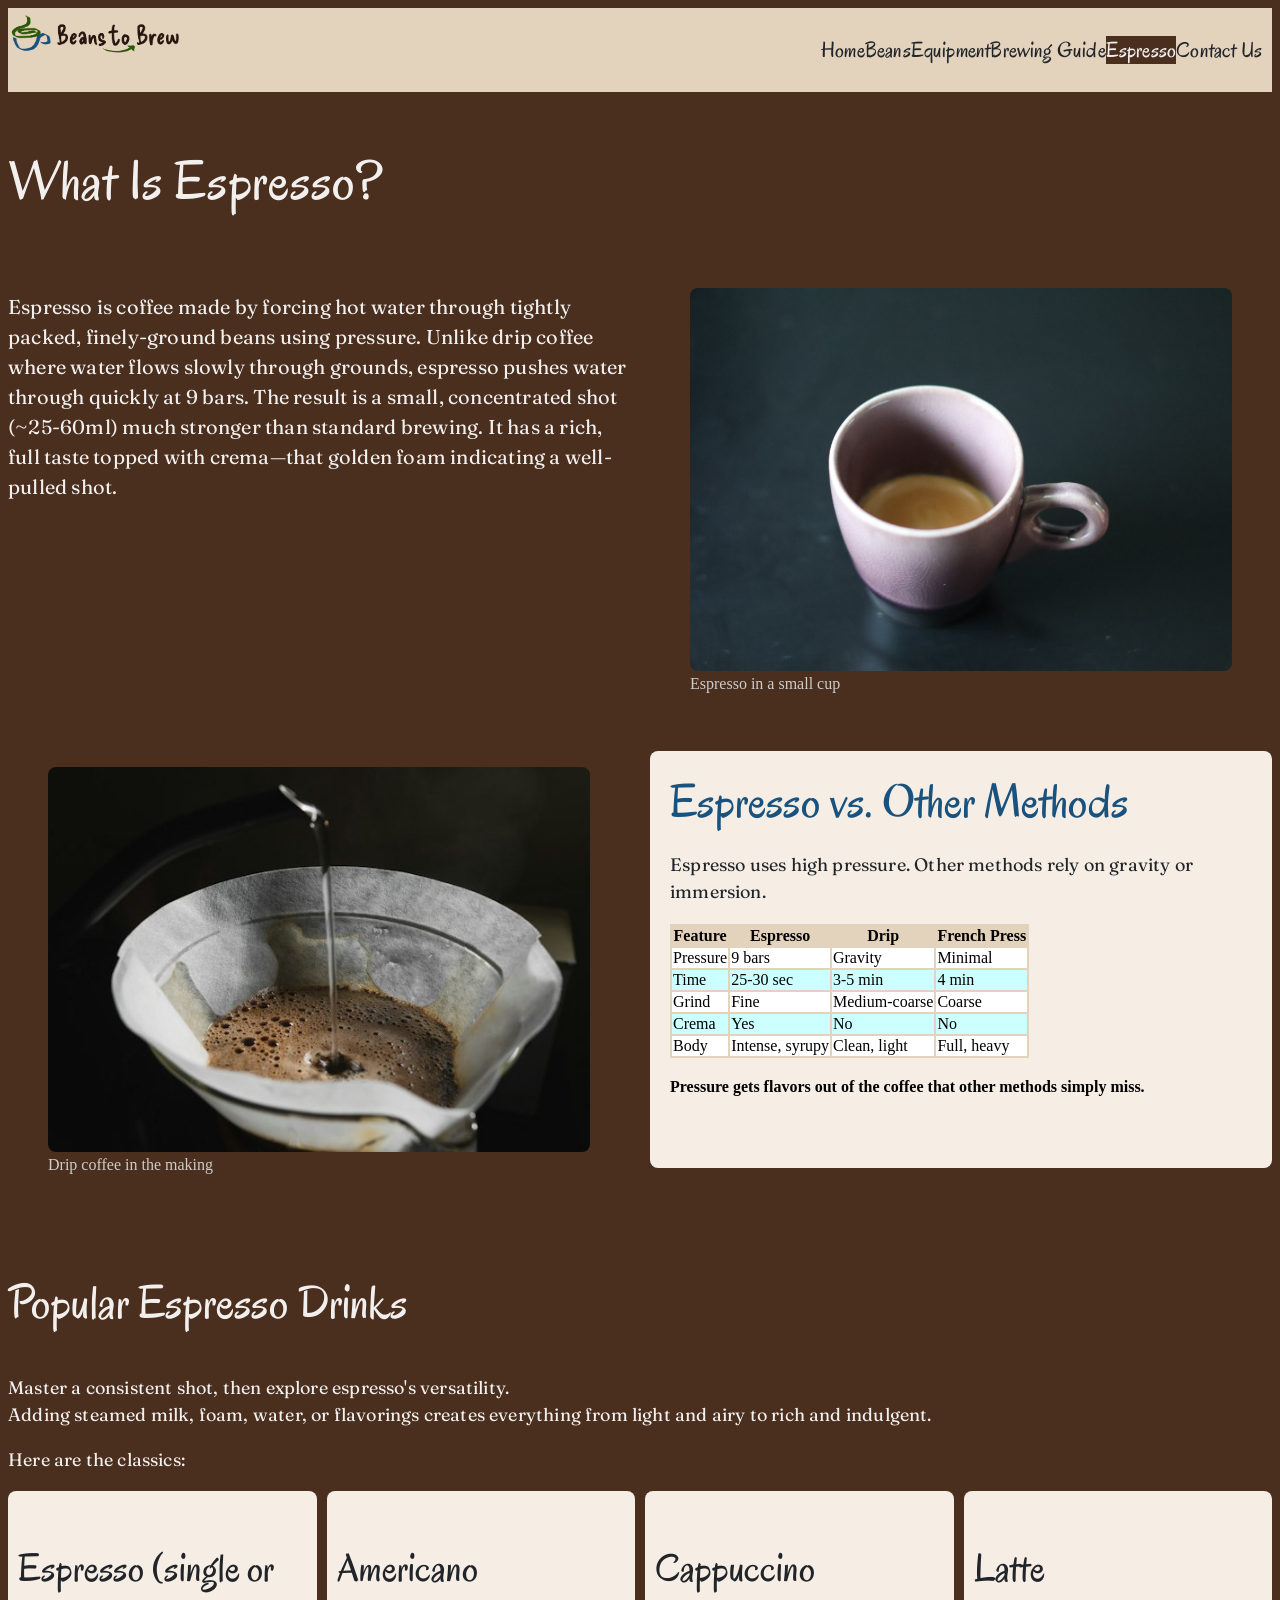
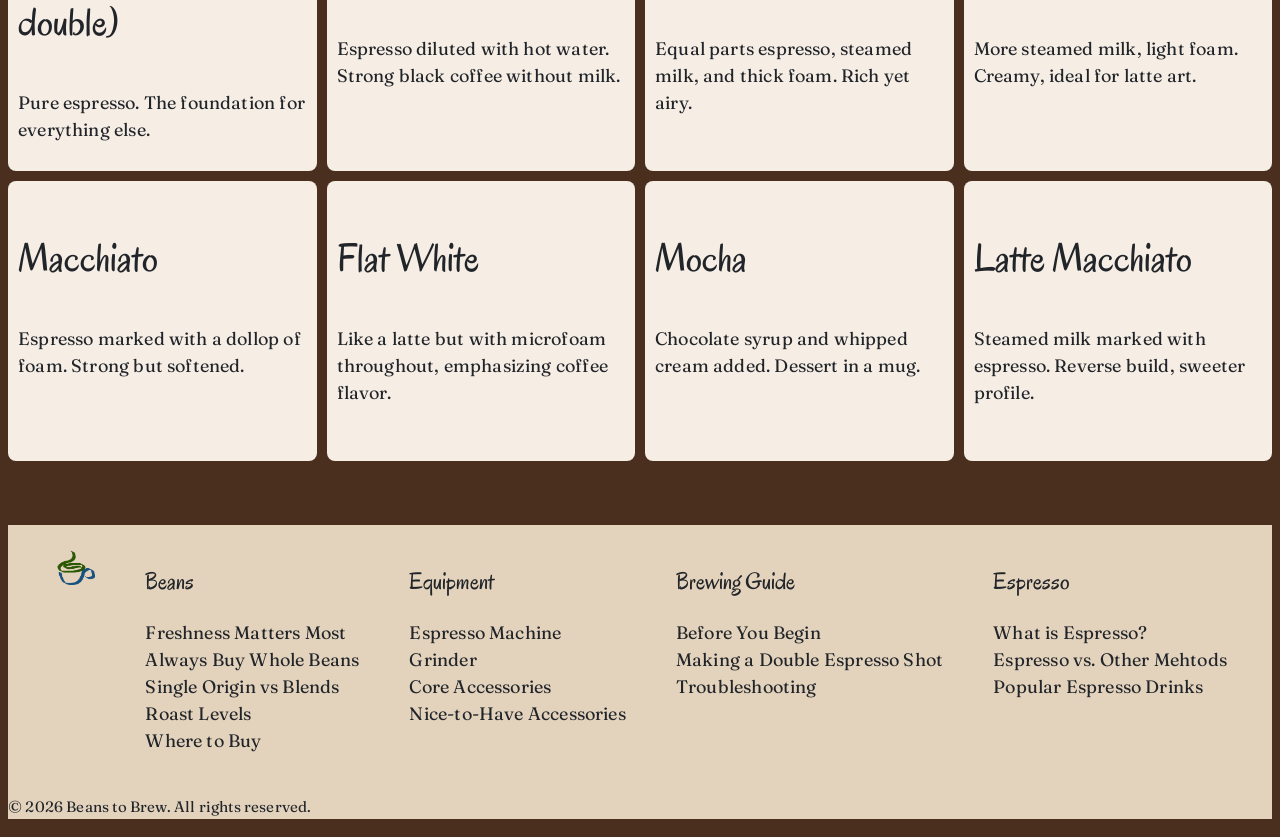
<file: espresso.html>
<!DOCTYPE html>
<html lang="en">

<head>
    <meta charset="UTF-8">
    <meta name="viewport" content="width=device-width, initial-scale=1.0">
    <meta name="author" content="Pall">
    <title>Espresso</title>
    <link rel="icon" type="image/png" href="/img/beans-to-brew-favicon.png">
    <link rel="stylesheet" type="text/css" href="css/style.css" />
</head>

<body>
    <header>
        <a class="logo" href="index.html"><img src="img/beans-to-brew-logo.png" height="50" title="Beans to Brew Logo"
                alt="Beans to Brew Logo in color"></a>

        <input type="checkbox" id="menu-toggle">
        <label for="menu-toggle" class="hamburger">&#9776; Menu</label>

        <nav class="site-nav">
            <ul>
                <li><a href="index.html">Home</a></li>
                <li><a href="beans.html">Beans</a></li>
                <li><a href="equipment.html">Equipment</a></li>
                <li><a href="guides.html">Brewing Guide</a></li>
                <li><a href="espresso.html" class="selected">Espresso</a></li>
                <li><a href="contact.html">Contact Us</a></li>
            </ul>
        </nav>
    </header>

    <main>
        <section class="introduction">
            <article class="introduction-text" id="what-is-espresso">
                <h1>What Is Espresso?</h1>
                <section class="intro-and-img">
                    <p>Espresso is coffee made by forcing hot water through tightly packed, finely-ground beans using
                        pressure. Unlike drip coffee where water flows slowly through grounds, espresso pushes water
                        through quickly at 9 bars. The result is a small, concentrated shot (~25-60ml) much stronger
                        than standard brewing. It has a rich, full taste topped with crema—that golden foam indicating a
                        well-pulled shot.</p>
                    <figure>
                        <img src="img/espresso-cup.JPG" title="Espresso" alt="Espresso shot in a cup on a black table.">
                        <figcaption>Espresso in a small cup</figcaption>
                    </figure>
                </section>
            </article>
        </section>

        <section id="vs-other-methods">
            <figure>
                <img src="img/drip-coffee.jpg" title="Drip coffee"
                    alt="Drip coffee. Boiling water being poured on coffee grounds.">
                <figcaption>Drip coffee in the making</figcaption>
            </figure>
            <article id="vs-other-methods-text">
                <h2>Espresso vs. Other Methods</h2>
                <p>Espresso uses high pressure. Other methods rely on gravity or immersion.
                <table id="comparison-table">
                    <thead>
                        <tr>
                            <th>Feature</th>
                            <th>Espresso</th>
                            <th>Drip</th>
                            <th>French Press</th>
                        </tr>
                    </thead>
                    <tbody>
                        <tr>
                            <td>Pressure</td>
                            <td>9 bars</td>
                            <td>Gravity</td>
                            <td>Minimal</td>
                        </tr>
                        <tr>
                            <td>Time</td>
                            <td>25-30 sec</td>
                            <td>3-5 min</td>
                            <td>4 min</td>
                        </tr>
                        <tr>
                            <td>Grind</td>
                            <td>Fine</td>
                            <td>Medium-coarse</td>
                            <td>Coarse</td>
                        </tr>
                        <tr>
                            <td>Crema</td>
                            <td>Yes</td>
                            <td>No</td>
                            <td>No</td>
                        </tr>
                        <tr>
                            <td>Body</td>
                            <td>Intense, syrupy</td>
                            <td>Clean, light</td>
                            <td>Full, heavy</td>
                        </tr>
                    </tbody>
                </table>
                <strong>Pressure gets flavors out of the coffee that other methods simply miss.</strong>
            </article>
        </section>

        <section id="espresso-drinks">
            <section id="espresso-drinks-intro">
                <h2>Popular Espresso Drinks</h2>
                <p>Master a consistent shot, then explore espresso's versatility. <br>Adding steamed milk, foam, water,
                    or
                    flavorings
                    creates everything from light and airy to rich and indulgent.</p>
                <p>Here are the classics:</p>
            </section>
            <section id="espresso-drinks-grid">
                <article>
                    <h3>Espresso (single or double)</h3>
                    <p>Pure espresso. The foundation for everything else.</p>
                </article>
                <article>
                    <h3>Americano</h3>
                    <p>Espresso diluted with hot water. Strong black coffee without milk.</p>
                </article>
                <article>
                    <h3>Cappuccino</h3>
                    <p>Equal parts espresso, steamed milk, and thick foam. Rich yet airy.</p>
                </article>
                <article>
                    <h3>Latte</h3>
                    <p>More steamed milk, light foam. Creamy, ideal for latte art.</p>
                </article>
                <article>
                    <h3>Macchiato</h3>
                    <p>Espresso marked with a dollop of foam. Strong but softened.</p>
                </article>
                <article>
                    <h3>Flat White</h3>
                    <p>Like a latte but with microfoam throughout, emphasizing coffee flavor.</p>
                </article>
                <article>
                    <h3>Mocha</h3>
                    <p>Chocolate syrup and whipped cream added. Dessert in a mug.</p>
                </article>
                <article>
                    <h3>Latte Macchiato</h3>
                    <p>Steamed milk marked with espresso. Reverse build, sweeter profile.</p>
                </article>
            </section>
        </section>
    </main>

    <footer>
        <section class="footer-container">
            <a class="footer-logo" href="index.html"><img src="img/beans-to-brew-logo-sq.png" height="40" title="Beans to Brew Logo"
                    alt="Beans to Brew Logo without the text"></a>
            <article class="footer-container-list">
                <h2>Beans</h2>
                <ul>
                    <li><a href="beans.html#freshness-matters-most">Freshness Matters Most</a></li>
                    <li><a href="beans.html#always-buy-whole-beans">Always Buy Whole Beans</a></li>
                    <li><a href="beans.html#single-origin-vs-blends">Single Origin vs Blends</a></li>
                    <li><a href="beans.html#roast-levels">Roast Levels</a></li>
                    <li><a href="beans.html#where-to-buy">Where to Buy</a></li>
                </ul>
            </article>
            <article class="footer-container-list">
                <h2>Equipment</h2>
                <ul>
                    <li><a href="equipment.html#espresso-machine">Espresso Machine</a></li>
                    <li><a href="equipment.html#grinder">Grinder</a></li>
                    <li><a href="equipment.html#core-accessories">Core Accessories</a></li>
                    <li><a href="equipment.html#nicetohave-accessories">Nice-to-Have Accessories</a></li>
                </ul>
            </article>
            <article class="footer-container-list">
                <h2>Brewing Guide</h2>
                <ul>
                    <li><a href="guides.html#preparation">Before You Begin</a></li>
                    <li><a href="guides.html#brewing-guide">Making a Double Espresso Shot</a></li>
                    <li><a href="guides.html#troubleshooting">Troubleshooting</a></li>
                </ul>
            </article>
            <article class="footer-container-list">
                <h2>Espresso</h2>
                <ul>
                    <li><a href="espresso.html#what-is-espresso">What is Espresso?</a></li>
                    <li><a href="espresso.html#vs-other-methods">Espresso vs. Other Mehtods</a></li>
                    <li><a href="espresso.html#espresso-drinks">Popular Espresso Drinks</a></li>
                </ul>
            </article>
        </section>
        <p><small>&copy; 2026 Beans to Brew. All rights reserved.</small></p>
    </footer>
</body>

</html>
</file>
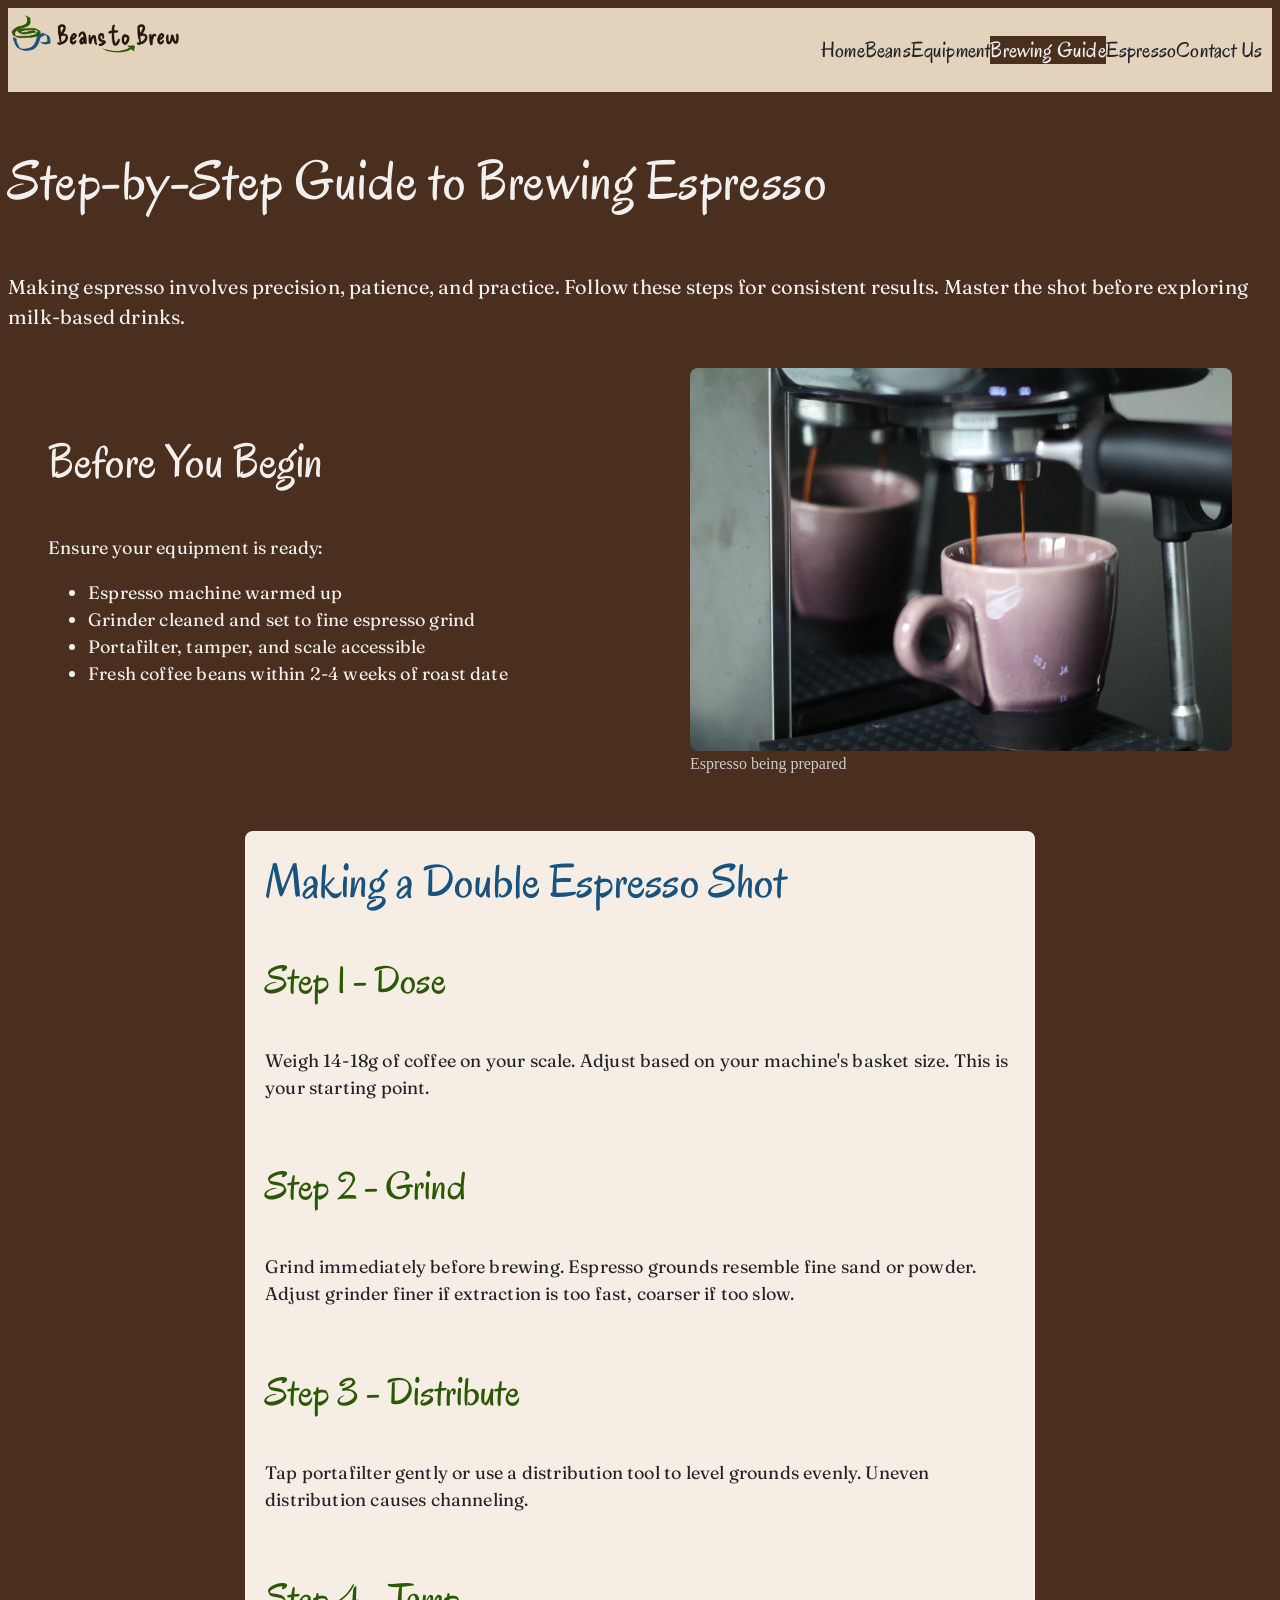
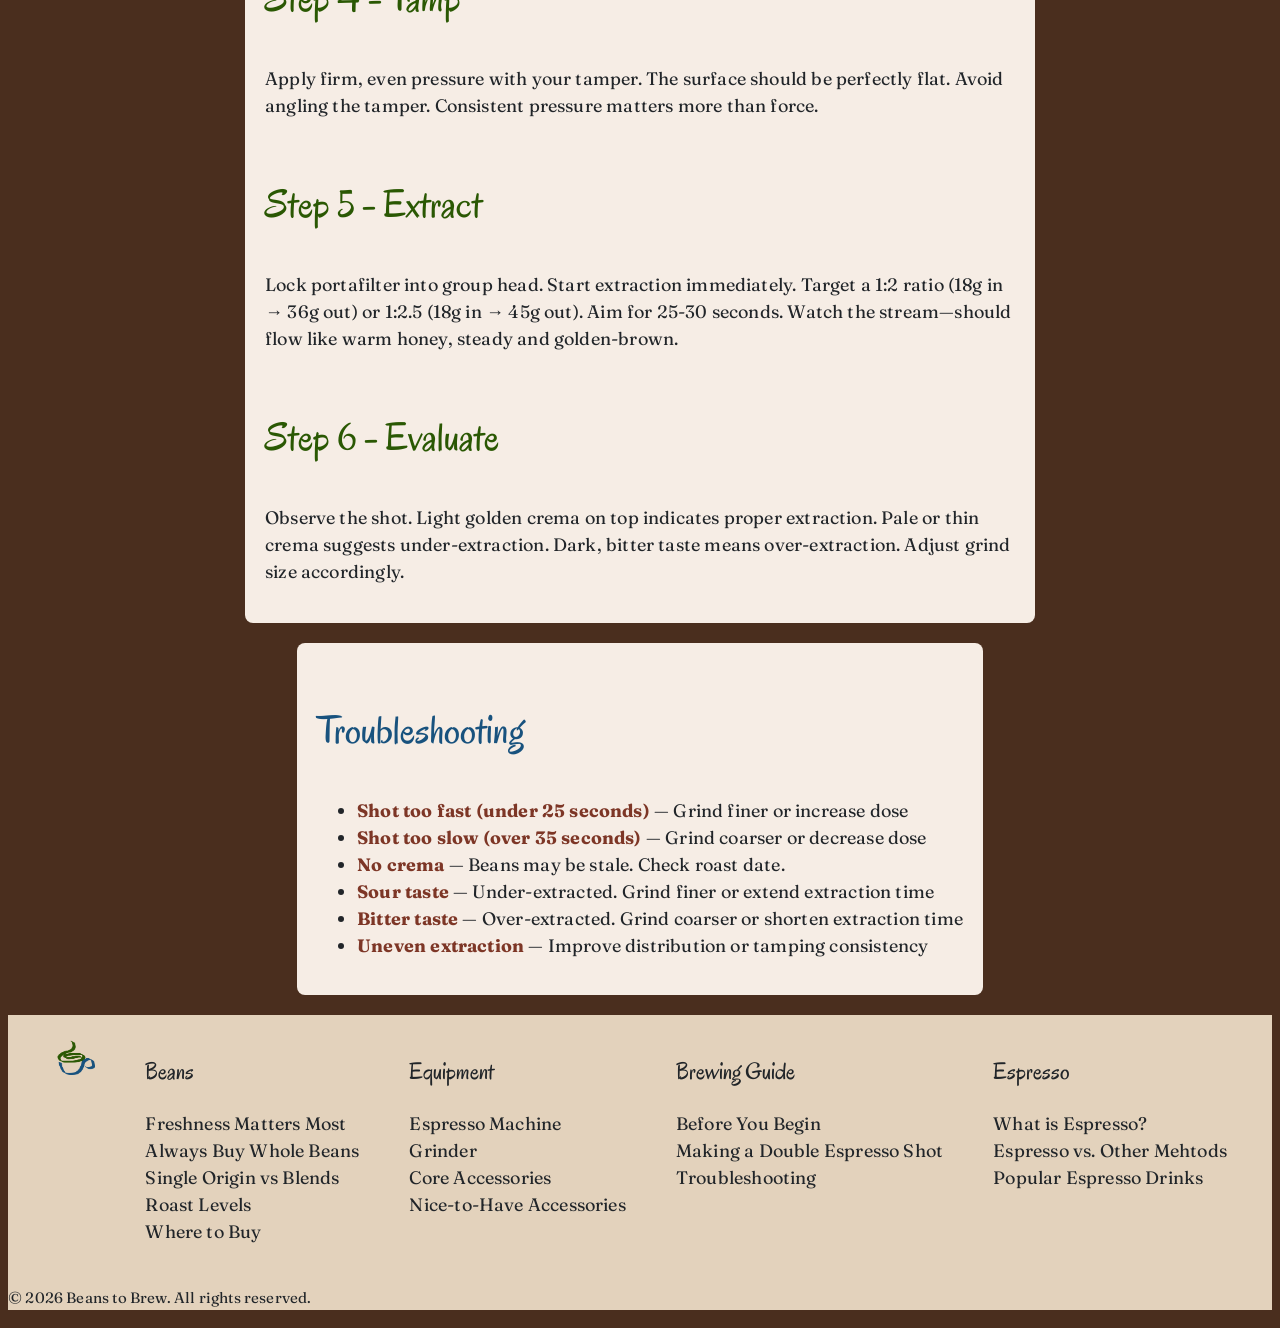
<file: guides.html>
<!DOCTYPE html>
<html lang="en">

<head>
    <meta charset="UTF-8">
    <meta name="viewport" content="width=device-width, initial-scale=1.0">
    <meta name="author" content="Pall">
    <title>Brewing Guide</title>
    <link rel="icon" type="image/png" href="/img/beans-to-brew-favicon.png">
    <link rel="stylesheet" type="text/css" href="css/style.css" />
</head>

<body>
    <header>
        <a class="logo" href="index.html"><img src="img/beans-to-brew-logo.png" height="50" title="Beans to Brew Logo"
                alt="Beans to Brew Logo in color"></a>

        <input type="checkbox" id="menu-toggle">
        <label for="menu-toggle" class="hamburger">&#9776; Menu</label>

        <nav class="site-nav">
            <ul>
                <li><a href="index.html">Home</a></li>
                <li><a href="beans.html">Beans</a></li>
                <li><a href="equipment.html">Equipment</a></li>
                <li><a href="guides.html" class="selected">Brewing Guide</a></li>
                <li><a href="espresso.html">Espresso</a></li>
                <li><a href="contact.html">Contact Us</a></li>
            </ul>
        </nav>
    </header>
    <!-- Main content -->
    <main>
        <section class="introduction">
            <article class="introduction-text">
                <h1>Step-by-Step Guide to Brewing Espresso</h1>
                    <p>Making espresso involves precision, patience, and practice. Follow these steps for consistent
                        results. Master the shot before exploring milk-based drinks.</p>
            </article>
        </section>

        <section id="preparation">
            <article id="preparation-and-img">
                <article>
                    <h2>Before You Begin</h2>
                    <p>Ensure your equipment is ready:</p>
                    <ul>
                        <li>Espresso machine warmed up</li>
                        <li>Grinder cleaned and set to fine espresso grind</li>
                        <li>Portafilter, tamper, and scale accessible</li>
                        <li>Fresh coffee beans within 2-4 weeks of roast date</li>
                    </ul>
                </article>
            </article>
            <figure>
                <img src="img/espresso.JPG" title="Espresso in the making"
                    alt="Espresso shot in the making. Coffee flowing into a small cup.">
                <figcaption>Espresso being prepared</figcaption>
            </figure>
        </section>

        <section id="brewing-guide">
            <h2>Making a Double Espresso Shot</h2>
            <section id="brewing-guide-steps">
                <article class="brewing-step">
                    <h3 class="brewing-step-title">Step 1 - Dose</h3>
                    <p class="brewing-step-description">
                        Weigh 14-18g of coffee on your scale. Adjust based on your machine's basket size. This is your
                        starting point.
                    </p>
                </article>
                <article class="brewing-step">
                    <h3 class="brewing-step-title">Step 2 - Grind</h3>
                    <p class="brewing-step-description">
                        Grind immediately before brewing. Espresso grounds resemble fine sand or powder. Adjust grinder
                        finer if extraction is too fast, coarser if too slow.
                    </p>
                </article>
                <article class="brewing-step">
                    <h3 class="brewing-step-title">Step 3 - Distribute</h3>
                    <p class="brewing-step-description">
                        Tap portafilter gently or use a distribution tool to level grounds evenly. Uneven distribution
                        causes channeling.
                    </p>
                </article>
                <article class="brewing-step">
                    <h3 class="brewing-step-title">Step 4 - Tamp</h3>
                    <p class="brewing-step-description">
                        Apply firm, even pressure with your tamper. The surface should be perfectly flat. Avoid angling
                        the tamper. Consistent pressure matters more than force.
                    </p>
                </article>
                <article class="brewing-step">
                    <h3 class="brewing-step-title">Step 5 - Extract</h3>
                    <p class="brewing-step-description">
                        Lock portafilter into group head. Start extraction immediately. Target a 1:2 ratio (18g in → 36g
                        out) or 1:2.5 (18g in → 45g out). Aim for 25-30 seconds. Watch the stream—should flow like warm
                        honey, steady and golden-brown.
                    </p>
                </article>
                <article class="brewing-step">
                    <h3 class="brewing-step-title">Step 6 - Evaluate</h3>
                    <p class="brewing-step-description">
                        Observe the shot. Light golden crema on top indicates proper extraction. Pale or thin crema
                        suggests under-extraction. Dark, bitter taste means over-extraction. Adjust grind size
                        accordingly.
                    </p>
                </article>
            </section>
        </section>

        <section id="troubleshooting">
            <h3>Troubleshooting</h3>
            <ul>
                <li><strong>Shot too fast (under 25 seconds)</strong> — Grind finer or increase dose</li>
                <li><strong>Shot too slow (over 35 seconds)</strong> — Grind coarser or decrease dose</li>
                <li><strong>No crema</strong> — Beans may be stale. Check roast date.</li>
                <li><strong>Sour taste</strong> — Under-extracted. Grind finer or extend extraction time</li>
                <li><strong>Bitter taste</strong> — Over-extracted. Grind coarser or shorten extraction time</li>
                <li><strong>Uneven extraction</strong> — Improve distribution or tamping consistency</li>
            </ul>
        </section>
    </main>

    <footer>
        <section class="footer-container">
            <a class="footer-logo" href="index.html"><img src="img/beans-to-brew-logo-sq.png" height="40" title="Beans to Brew Logo"
                    alt="Beans to Brew Logo without the text"></a>
            <article class="footer-container-list">
                <h2>Beans</h2>
                <ul>
                    <li><a href="beans.html#freshness-matters-most">Freshness Matters Most</a></li>
                    <li><a href="beans.html#always-buy-whole-beans">Always Buy Whole Beans</a></li>
                    <li><a href="beans.html#single-origin-vs-blends">Single Origin vs Blends</a></li>
                    <li><a href="beans.html#roast-levels">Roast Levels</a></li>
                    <li><a href="beans.html#where-to-buy">Where to Buy</a></li>
                </ul>
            </article>
            <article class="footer-container-list">
                <h2>Equipment</h2>
                <ul>
                    <li><a href="equipment.html#espresso-machine">Espresso Machine</a></li>
                    <li><a href="equipment.html#grinder">Grinder</a></li>
                    <li><a href="equipment.html#core-accessories">Core Accessories</a></li>
                    <li><a href="equipment.html#nicetohave-accessories">Nice-to-Have Accessories</a></li>
                </ul>
            </article>
            <article class="footer-container-list">
                <h2>Brewing Guide</h2>
                <ul>
                    <li><a href="guides.html#preparation">Before You Begin</a></li>
                    <li><a href="guides.html#brewing-guide">Making a Double Espresso Shot</a></li>
                    <li><a href="guides.html#troubleshooting">Troubleshooting</a></li>
                </ul>
            </article>
            <article class="footer-container-list">
                <h2>Espresso</h2>
                <ul>
                    <li><a href="espresso.html#what-is-espresso">What is Espresso?</a></li>
                    <li><a href="espresso.html#vs-other-methods">Espresso vs. Other Mehtods</a></li>
                    <li><a href="espresso.html#espresso-drinks">Popular Espresso Drinks</a></li>
                </ul>
            </article>
        </section>
        <p><small>&copy; 2026 Beans to Brew. All rights reserved.</small></p>
    </footer>
</body>

</html>
</file>
<file: css/style.css>
@import url('https://fonts.googleapis.com/css2?family=Delicious+Handrawn&family=Oregano:ital@0;1&display=swap');
@import url('https://fonts.googleapis.com/css2?family=Fraunces:ital,opsz,wght@0,9..144,100..900;1,9..144,100..900&display=swap');

:root {
  /* Primary Colors */
  --primary-color: #F6EDE5;
  --primary-color-light: #FCF9F3;
  --primary-color-dark: #E3D2BC;
  /* Primary Colors */
  --secondary-color: #4A2E1E;
  --secondary-color-light: #A5978F;
  --secondary-color-dark: #25170F;
  /* Accent Colors */
  --accent-color-1: #2A5803;
  --accent-color-2: #7D3626;
  --accent-color-3: #18527E;
  /* Neutral Colors */
  --neutral-light: #F2F0EF;
  --neutral-dark: #212529;
  --neutral-grey: #CCCCCC;
  /* Nav Colors */
  --nav-btn-color-hover: #C6B49C;
  --nav-btn-color-active: #3B1912
}

/* || SITEWIDE */

html {
  width: auto;
  margin-left: 16px;
  margin-right: 16px;
}

@media (min-width: 768px) {
  html {
    margin-left: 32px;
    margin-right: 32px;
  }
}

@media (min-width: 1024px) {
  html {
    width: 100%;
    max-width: 1440px;
    margin-left: auto;
    margin-right: auto;
  }
}

main {
  display: flex;
  flex-direction: column;
  align-items: center;
  justify-content: center;
}

img {
  border-radius: 8px;
}

body {
  background-color: var(--secondary-color);
}

footer {
  background-color: var(--primary-color-dark);
}


/* || Typography */
p,
li {
  color: var(--neutral-dark);
  font-family: "Fraunces", serif;
  font-optical-sizing: auto;
  font-weight: 400;
  font-style: normal;
  font-size: 18px;
  line-height: 1.5;
  letter-spacing: 0.01em;
  word-spacing: normal;
  text-indent: 0;
}

figcaption {
  color: var(--neutral-grey);
}

h1 {
  font-family: "Oregano", cursive;
  font-weight: 400;
  font-style: normal;
  font-size: 56px;
  color: var(--neutral-dark);
  line-height: 1.2;
  letter-spacing: 0.01em;
  word-spacing: normal;
  text-indent: 0;
}

h2 {
  font-family: "Oregano", cursive;
  font-weight: 400;
  font-style: normal;
  font-size: 48px;
  color: var(--neutral-dark);
  line-height: 1.3;
  letter-spacing: normal;
  word-spacing: normal;
  text-indent: 0;
}

h3 {
  font-family: "Oregano", cursive;
  font-weight: 400;
  font-style: normal;
  font-size: 40px;
  color: var(--neutral-dark);
  line-height: 1.35;
  letter-spacing: normal;
  word-spacing: normal;
  text-indent: 0;
}

h4 {
  font-family: "Oregano", cursive;
  font-weight: 400;
  font-style: normal;
  font-size: 32px;
  color: var(--neutral-dark);
  line-height: 1.4;
  letter-spacing: normal;
  word-spacing: normal;
  text-indent: 0;
}

h5 {
  font-family: "Oregano", cursive;
  font-weight: 400;
  font-style: normal;
  font-size: 24px;
  color: var(--neutral-dark);
  line-height: 1.45;
  letter-spacing: normal;
  word-spacing: normal;
  text-indent: 0;
}

h6 {
  font-family: "Oregano", cursive;
  font-weight: 400;
  font-style: normal;
  font-size: 20px;
  color: var(--neutral-dark);
}

.introduction p {
  color: var(--neutral-light);
  font-family: "Fraunces", serif;
  font-optical-sizing: auto;
  font-weight: 400;
  font-style: normal;
  font-size: 20px;
}

.introduction h1 {
  color: var(--neutral-light);
}

#freshness-matters-most p:first-of-type::first-letter,
#always-buy-whole-beans p:first-of-type::first-letter {
  font-size: 2rem;
  color: var(--accent-color-1);
}


/* || HEADER */

header {
  background-color: var(--primary-color-dark);
  position: sticky;
  display: flex;
  justify-content: space-between;
  top: 0;
  width: 100%;
}


.hamburger {
  cursor: pointer;
  text-align: center;
  padding: 14px 16px;
  text-decoration: none;
  color: var(--neutral-dark);
  font-family: "Oregano", cursive;
  font-size: 1.4em;
}


nav {
  display: none;
}

#menu-toggle {
  display: none;
}

.site-nav {
  display: none;
  flex-direction: column;
  background: var(--primary-color-dark);
  position: absolute;
  top: 100%;
  left: 0;
  width: 100%;
}

.site-nav ul {
  list-style-type: none;
  padding: 10px;
  overflow: hidden;
}

.site-nav a {
  text-decoration: none;
  color: var(--neutral-dark);
  font-family: "Oregano", cursive;
  font-size: 1.2em;
}

#menu-toggle:checked~nav {
  display: flex;
}

.site-nav a:hover {
  background-color: var(--nav-btn-color-hover);
}

.site-nav a:active {
  background-color: var(--secondary-color-dark);
  color: var(--neutral-light);
}

.site-nav a.selected {
  background-color: var(--secondary-color);
  color: var(--neutral-light);
}



@media (min-width: 1024px) {

  .hamburger {
    display: none;
  }

  .site-nav {
    display: flex;
    flex-direction: row;
    position: static;
    width: auto;
    gap: 100px;
  }


}

/* || FOOTER */

footer {
  left: 0;
  bottom: 0;
  width: 100%;
  color: var(--neutral-dark);
}

footer h2 {
  font-family: "Oregano", cursive;
  font-weight: 400;
  font-style: normal;
  font-size: 24px;
  color: var(--neutral-dark);
  line-height: 1.45;
  letter-spacing: normal;
  word-spacing: normal;
  text-indent: 0;
}

footer .footer-container {
  background-color: var(--primary-color-dark);
  display: flex;
  flex-direction: column;
  padding: 20px;
  color: var(--neutral-dark);
}

footer a:link {
  color: var(--neutral-dark);
  text-decoration: none;
}

footer a:visited {
  color: var(--accent-color-3);
}

footer a:hover {
  background-color: var(--nav-btn-color-hover);
}

footer a:active {
  background-color: var(--secondary-color-dark);
  color: var(--neutral-light);
}

@media (min-width: 768px) {

  footer .footer-container {
    flex-direction: row;
    justify-content: space-around;
  }
}

footer ul {
  list-style-type: none;
  margin: 0;
  padding: 0;
  overflow: hidden;
  color: var(--neutral-dark);
}


/* || FRONTPAGE */

.homepage-introduction {
  display: flex;
  flex-direction: column;
  gap: 100px;
  padding-top: 50px;
}

@media (min-width: 1024px) {
  .homepage-introduction {
    flex-direction: row;
  }

  nav ul li {
    float: left;
  }

}

.homepage-cards {
  display: grid;
  grid-template-columns: 1fr;
  grid-auto-rows: 1fr;
  gap: 24px;
  padding: 60px;
}

.homepage-cards article {
  display: flex;
  flex-direction: column;
  justify-content: flex-start;
  padding: 24px;
  width: 210px;
  border-width: 0.0625em;
  border-color: var(--secondary-color-dark);
  border-style: solid;
  border-radius: 8px;
  padding: 20px;
  gap: 6px;
  background: var(--primary-color);
  box-shadow: var(--neutral-dark);
}

.homepage-cards article a.btn,
#form-submit-btn {
  cursor: pointer;
  text-decoration: none;
  text-align: center;
  color: var(--neutral-light);
  background-color: var(--accent-color-2);
  border-radius: 8px;
  padding-top: 0.3em;
  padding-bottom: 0.3em;
  width: 100%;
  font-family: "Fraunces", serif;
  font-optical-sizing: auto;
  font-weight: 400;
  font-style: normal;
  font-size: 16px;
}

.homepage-cards article a.btn:hover {
  background-color: var(--secondary-color);
}

.homepage-cards img {
  flex: 0 0 60px;
  max-width: 200px;
}

.homepage-cards p {
  flex: 1 1 auto;
  display: flex;
  flex-direction: column;
  justify-content: flex-start;
}

.homepage-cards h3 {
  margin-top: 20px;
  margin-bottom: 20px;
  flex: 0 0 auto;
}

.homepage-cards button {
  flex: 0 0 auto;
}


@media (min-width: 768px) {
  .homepage-cards {
    grid-template-columns: 1fr 1fr
  }
}

@media (min-width: 1024px) {
  .homepage-cards {
    grid-template-columns: 1fr 1fr 1fr 1fr
  }
}


.outro {
  display: flex;
  align-content: end;
}

.cookie-banner {
  position: fixed;
  z-index: 9999;
  left: 0;
  bottom: 0;
  width: 100%;
  padding: 0.1em;
  background-color: var(--accent-color-2);
  text-align: center;
}

.cookie-banner p {
  color: var(--neutral-light);
}

/* || BEANS */

#beans-articles {
  display: grid;
  grid-template-columns: 1fr;
  grid-template-rows: repeat(5, auto);
  height: auto;
  width: auto;
  gap: 20px;
  grid-template-areas:
    "a"
    "b"
    "c"
    "e"
    "d";
}

#beans-articles h2 {
  color: var(--accent-color-3);
  margin-top: 0px;
  margin-bottom: 0px;
}

#beans-articles h3 {
  color: var(--accent-color-1);
  margin-top: 0px;
  margin-bottom: 0px;
}

@media (min-width: 768px) {
  #beans-articles {
    grid-template-columns: repeat(4, auto);
    grid-template-rows: repeat(5, auto);
    grid-template-areas:
      "a a b b"
      "a a b b"
      "c c e e"
      "c c e e"
      "d d e e";
  }
}

#freshness-matters-most {
  grid-area: a;
}

#always-buy-whole-beans {
  grid-area: b;
}

#single-origin-vs-blends {
  grid-area: c;
}

#where-to-buy {
  grid-area: d;
}

#roast-levels {
  grid-area: e;
}

#beans1 {
  grid-area: v;
}



#beans-articles article {
  display: flex;
  flex-direction: column;
  justify-content: flex-start;
  padding: 24px;
  width: auto;
  height: auto;
  border-radius: 8px;
  padding: 20px;
  gap: 6px;
  background: var(--primary-color);
  box-shadow: var(--neutral-dark);
}

/* || EQUIPMENT */

#core-equipment {
  display: grid;
  grid-template-columns: 1fr;
  grid-template-rows: 2fr;
  height: auto;
  width: auto;
  gap: 20px;
  grid-template-areas:
    "a"
    "b"
}

#espresso-machine {
  grid-area: a;
}

#grinder {
  grid-area: b;
}

#espresso-machine h2,
#grinder h2 {
  color: var(--accent-color-3);
  margin-top: 0px;
  margin-bottom: 0px;
}

#espresso-machine h3,
#grinder h3 {
  color: var(--accent-color-1);
  margin-top: 0px;
  margin-bottom: 0px;
}

#accessories {
  margin-top: 6em;
  margin-bottom: 4em;
}

#accessories h2 {
  color: var(--neutral-light);
  margin-top: 0px;
  margin-bottom: 0px;
}

#espresso-machine em,
#grinder em {
  text-transform: uppercase;
}

.image-and-advice .advice {
  background-color: var(--secondary-color);
  color: var(--neutral-light);
  padding: 10px;
  border-radius: 8px;
  word-spacing: 0.1em;
}

#espresso-machine,
#grinder {
  display: grid;
  grid-template-columns: 1fr;
  grid-template-rows: 7fr;
  height: auto;
  width: auto;
  border-radius: 8px;
  padding: 20px;
  background: var(--primary-color);
  box-shadow: var(--neutral-dark);
  grid-template-areas:
    "a"
    "b"
    "b"
    "b"
    "b"
    "c"
    "c"
    "d"
}

@media (min-width: 768px) {

  #espresso-machine,
  #grinder {
    grid-template-columns: repeat(7, auto);
    grid-template-rows: repeat(5, auto);
    grid-template-areas:
      "a a a a a a a"
      "b b b b c c c"
      "b b b b c c c"
      "b b b b d d d"
      "b b b b d d d"
  }
}

#espresso-machine h2,
#grinder h2 {
  grid-area: a;
}

.equipment-info {
  grid-area: b;
}

.image-and-advice image {
  grid-area: c;
}

.image-and-advice .advice {
  grid-area: d;
}



#core-accessories,
#nicetohave-accessories {
  display: grid;
  grid-template-columns: 1fr;
  grid-auto-rows: 1fr;
  gap: 24px;
  padding: 60px;
}

#accessories article {
  display: flex;
  flex-direction: column;
  justify-content: flex-start;
  padding: 24px;
  width: 210px;
  border-radius: 8px;
  padding: 20px;
  gap: 6px;
  background: var(--primary-color);
  box-shadow: var(--neutral-dark);
}

@media (min-width: 768px) {

  #core-accessories,
  #nicetohave-accessories {
    grid-template-columns: 1fr 1fr
  }
}

@media (min-width: 1024px) {

  #core-accessories,
  #nicetohave-accessories {
    grid-template-columns: 1fr 1fr 1fr 1fr
  }
}

/* || BREWING GUIDE */

#preparation>*,
#preparation ul>li {
  color: var(--neutral-light);
}

#preparation {
  display: grid;
  grid-template-columns: 1fr;
  gap: 20px;
  margin-bottom: 4em;
}

#preparation p,
#preparation h2 {
  color: var(--neutral-light);
}

#preparation img {
  width: 100%;
  height: 100%;
  object-fit: cover;
}

#preparation article {
  padding: 20px;
  border-radius: 8px;
}

@media (min-width: 768px) {
  #preparation {
    grid-template-columns: 1fr 1fr;
  }
}

#brewing-guide {
  display: flex;
  flex-direction: column;
  background-color: var(--primary-color);
  border-radius: 8px;
  padding: 20px;
}

@media (min-width: 768px) {

  #brewing-guide {
    max-width: 750px;
  }
}

#brewing-guide h2 {
  color: var(--accent-color-3);
  margin-top: 0px;
  margin-bottom: 0px;
}

#brewing-guide-steps {
  display: flex;
  flex-direction: column;
}

#brewing-guide-step {
  display: flex;
  flex-direction: column;
}

.brewing-step-title {
  color: var(--accent-color-1);
}

#troubleshooting {
  background-color: var(--primary-color);
  border-radius: 8px;
  padding: 20px;
  margin: 20px;
}

#troubleshooting h3 {
  color: var(--accent-color-3);
}

#troubleshooting strong {
  color: var(--accent-color-2);
}


/* || ESPRESSO */

/* Introduction part */

.intro-and-img {
  display: grid;
  grid-template-columns: 1fr;
  gap: 20px;
}

.intro-and-img img {
  width: 100%;
  height: 100%;
  object-fit: cover;
}

@media (min-width: 768px) {
  .intro-and-img {
    grid-template-columns: 1fr 1fr;
  }
}

/* Comparison to other brewing methods */

#vs-other-methods h2 {
  color: var(--accent-color-3);
  margin-top: 0px;
  margin-bottom: 0px;
}

#vs-other-methods {
  display: grid;
  grid-template-columns: 1fr;
  gap: 20px;
  margin-top: 4em;
  margin-bottom: 4em;
}

#vs-other-methods> :first-child {
  order: 2;
}

#vs-other-methods img {
  width: 100%;
  height: 100%;
  object-fit: cover;
}

#vs-other-methods article {
  background-color: var(--primary-color);
  padding: 20px;
  border-radius: 8px;
}

@media (min-width: 768px) {
  #vs-other-methods {
    grid-template-columns: 1fr 1fr;
  }

  #vs-other-methods> :first-child {
    order: 0;
  }
}

#comparison-table {
  background-color: var(--primary-color-dark);
  margin-top: 1.2em;
  margin-bottom: 1.2em;
}

#comparison-table tbody tr:nth-child(even) {
  background-color: #CFF;
}

#comparison-table tbody tr:nth-child(odd) {
  background-color: #FFF;
}

/* Popular Espresso Drinks */

#espresso-drinks-intro h2,
#espresso-drinks-intro p {
  color: var(--neutral-light);
}

#espresso-drinks-grid {
  display: grid;
  grid-template-columns: 1fr;
  grid-auto-rows: 1fr;
  gap: 10px;
}

@media (min-width: 576px) {
  #espresso-drinks-grid {
    grid-template-columns: 1fr 1fr;
  }
}

@media (min-width: 768px) {
  #espresso-drinks-grid {
    grid-template-columns: 1fr 1fr 1fr;
  }
}

@media (min-width: 960px) {
  #espresso-drinks-grid {
    grid-template-columns: 1fr 1fr 1fr 1fr;
  }
}

#espresso-drinks-grid article {
  background-color: var(--primary-color);
  padding: 10px;
  border-radius: 8px;
}

#espresso-drinks {
  margin-bottom: 4em;
}

label,
input,
textarea {
  display: block;
}

input,
textarea {
  margin-bottom: 20px;
}

/* || CONTACT PAGE */
#img-and-form {
  display: grid;
  grid-template-columns: 1fr;
  gap: 20px;
}

#img-and-form img {
  width: 100%;
  height: 100%;
  object-fit: cover;
}

#img-and-form> :first-child {
  order: 2;
}

@media (min-width: 768px) {
  #img-and-form {
    grid-template-columns: 1fr 1fr;
    margin-bottom: 20px;
  }

}

/* Contact Form */
#contact-form {
  margin: 10px;
  background-color: var(--primary-color);
  border-radius: 8px;
  padding: 20px;
}

#contact-form fieldset {
  display: grid;
  grid-template-columns: 1fr;
  gap: 6px;
}

#contact-form button {
  grid-column: 1 / -1;
  padding: 6px;
}

@media (min-width: 768px) {
  #contact-form fieldset {
    grid-template-columns: 1fr 1fr;
  }

  #contact-form h2 {
    grid-column: 1 / -1;
  }

  #contact-form #form-title {
    grid-column: 1 / -1;
  }

  #contact-form #form-message {
    grid-column: 1 / -1;
    margin-top: 20px;
  }

  #contact-form #form-button {
    grid-column: 1 / -1;
    padding: 6px;
  }

}
</file>
